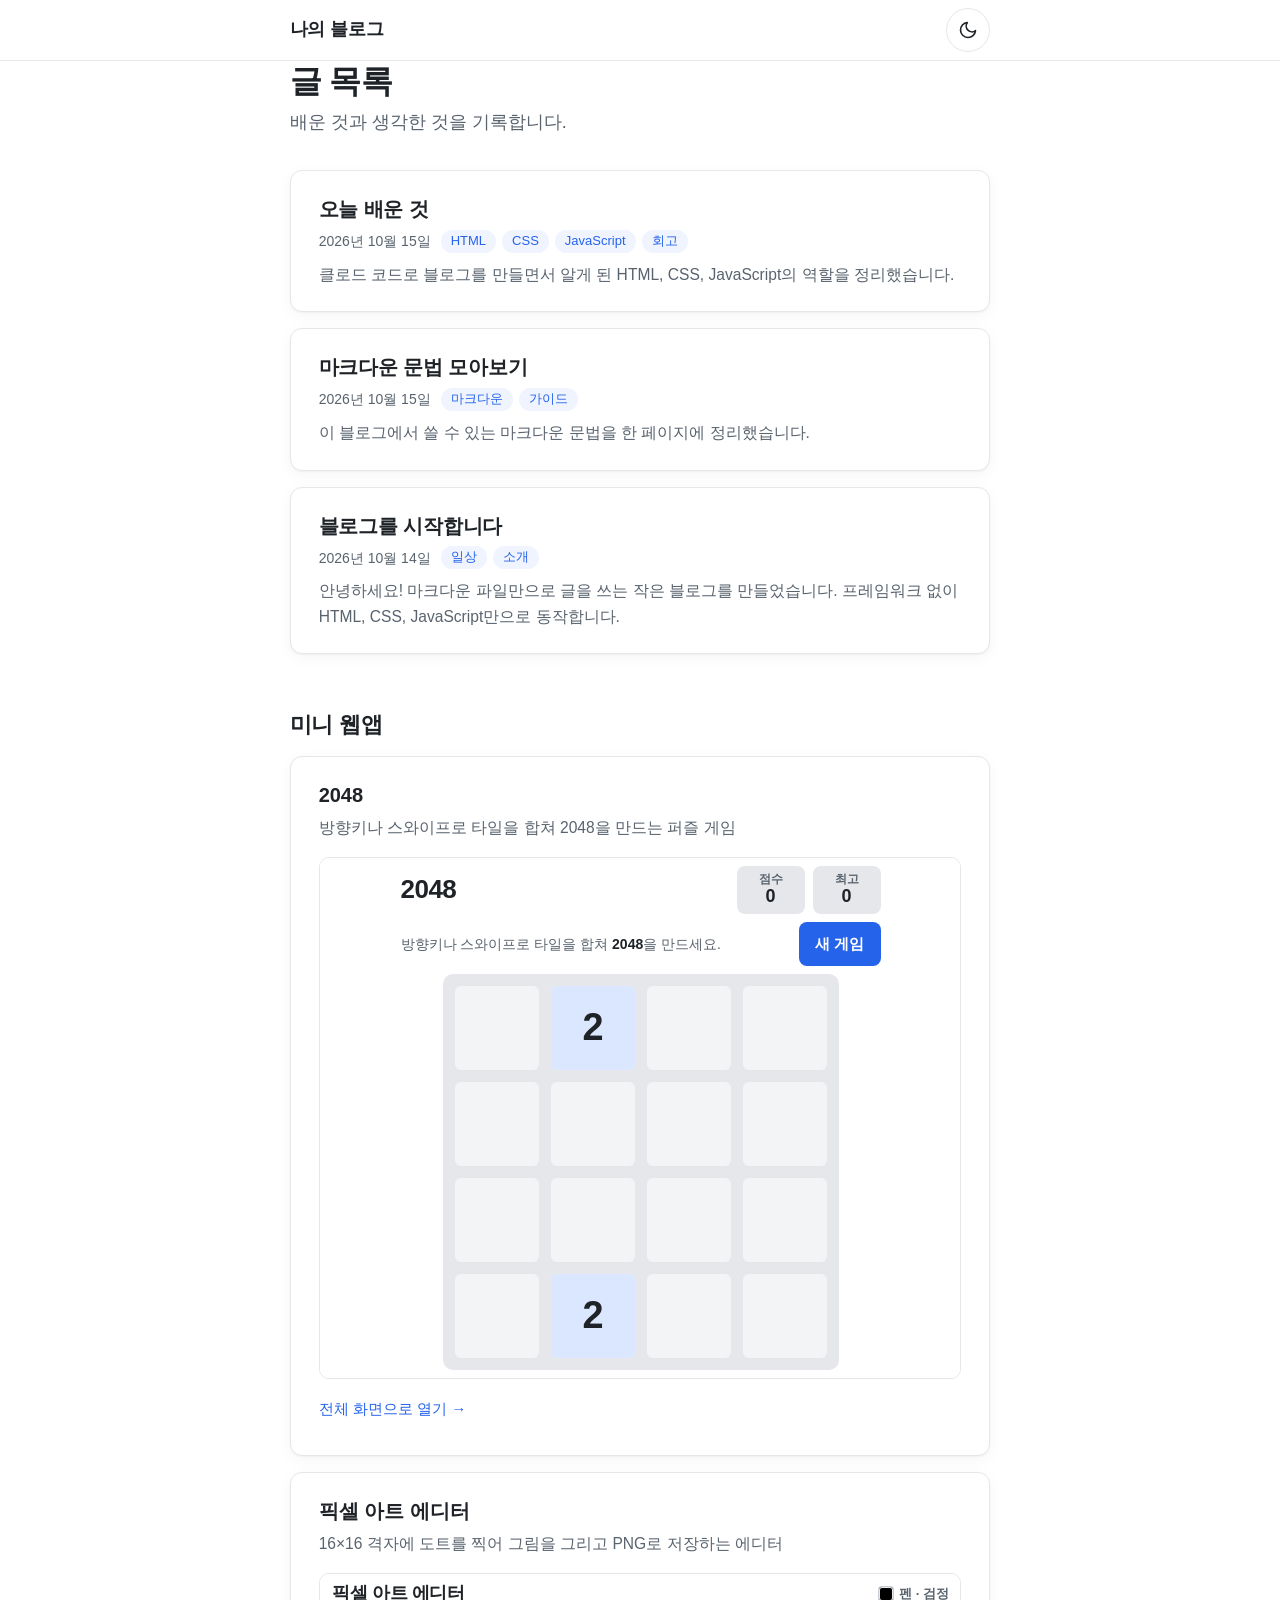
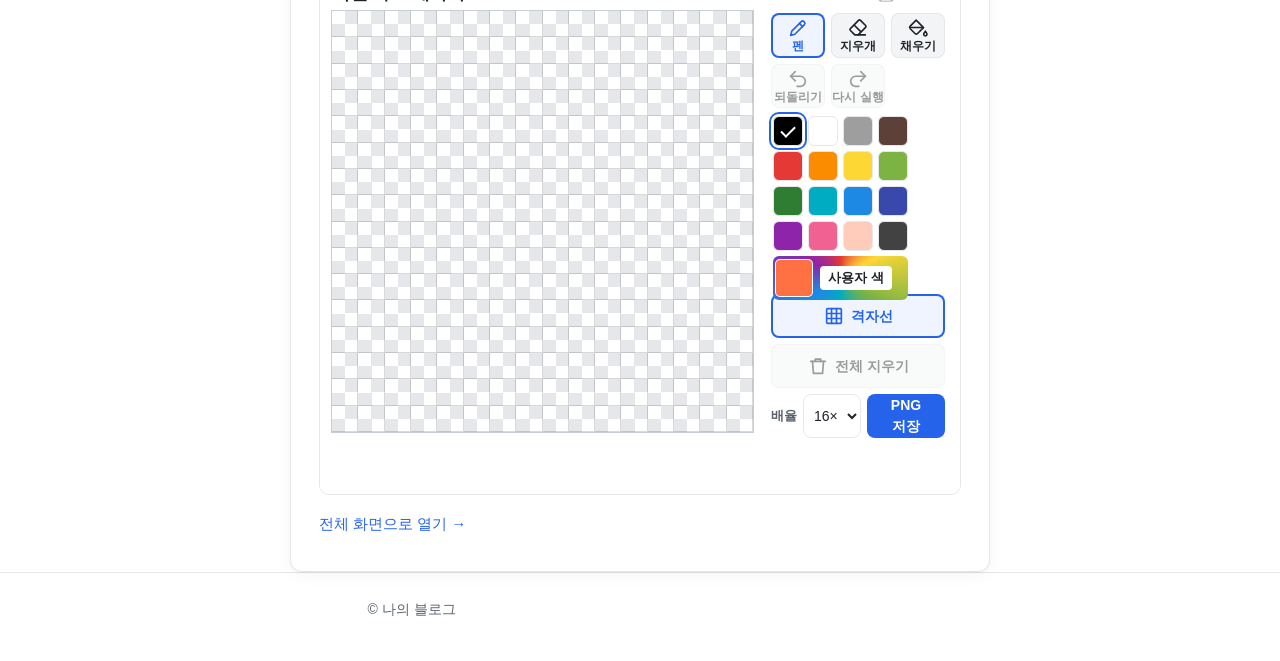
<file: index.html>
<!doctype html>
<html lang="ko">
<head>
  <meta charset="utf-8">
  <meta name="viewport" content="width=device-width, initial-scale=1">
  <title>나의 블로그</title>
  <meta name="description" content="마크다운으로 쓰는 개인 블로그">
  <script>
    // 화면 깜빡임을 막기 위해 CSS보다 먼저 테마를 정한다
    (function () {
      var theme = null;
      try { theme = localStorage.getItem('theme'); } catch (e) {}
      if (theme !== 'light' && theme !== 'dark') {
        theme = window.matchMedia('(prefers-color-scheme: dark)').matches ? 'dark' : 'light';
      }
      document.documentElement.setAttribute('data-theme', theme);
    })();
  </script>
  <link rel="stylesheet" href="css/style.css">
  <script type="module" src="js/main.js"></script>
</head>
<body data-page="list">
  <header class="site-header">
    <div class="container">
      <a class="site-title" href="./">나의 블로그</a>
      <button class="theme-toggle" type="button" aria-label="다크 모드 켜기" aria-pressed="false">
        <svg class="icon-moon" viewBox="0 0 24 24" fill="none" stroke="currentColor" stroke-width="2" stroke-linecap="round" stroke-linejoin="round" aria-hidden="true"><path d="M21 12.79A9 9 0 1 1 11.21 3 7 7 0 0 0 21 12.79z"/></svg>
        <svg class="icon-sun" viewBox="0 0 24 24" fill="none" stroke="currentColor" stroke-width="2" stroke-linecap="round" stroke-linejoin="round" aria-hidden="true"><circle cx="12" cy="12" r="4"/><path d="M12 2v2M12 20v2M4.93 4.93l1.41 1.41M17.66 17.66l1.41 1.41M2 12h2M20 12h2M4.93 19.07l1.41-1.41M17.66 6.34l1.41-1.41"/></svg>
      </button>
    </div>
  </header>

  <main class="container">
    <section class="page-intro">
      <h1>글 목록</h1>
      <p>배운 것과 생각한 것을 기록합니다.</p>
    </section>
    <ul class="post-list" id="post-list"></ul>
    <p class="status-message" id="status" role="status">글을 불러오는 중…</p>

    <section class="apps" aria-labelledby="apps-title">
      <h2 class="section-title" id="apps-title">미니 웹앱</h2>
      <ul class="app-list">
        <li>
          <article class="app-card">
            <h3><a href="apps/2048/">2048</a></h3>
            <p>방향키나 스와이프로 타일을 합쳐 2048을 만드는 퍼즐 게임</p>
            <div class="app-frame">
              <iframe src="apps/2048/" title="2048 게임" loading="lazy"></iframe>
            </div>
            <a class="app-open" href="apps/2048/">전체 화면으로 열기 →</a>
          </article>
        </li>
        <li>
          <article class="app-card">
            <h3><a href="apps/pixel-editor/">픽셀 아트 에디터</a></h3>
            <p>16×16 격자에 도트를 찍어 그림을 그리고 PNG로 저장하는 에디터</p>
            <div class="app-frame">
              <iframe src="apps/pixel-editor/" title="픽셀 아트 에디터" loading="lazy"></iframe>
            </div>
            <a class="app-open" href="apps/pixel-editor/">전체 화면으로 열기 →</a>
          </article>
        </li>
      </ul>
    </section>
  </main>

  <footer class="site-footer">
    <div class="container">© 나의 블로그</div>
  </footer>
</body>
</html>
</file>
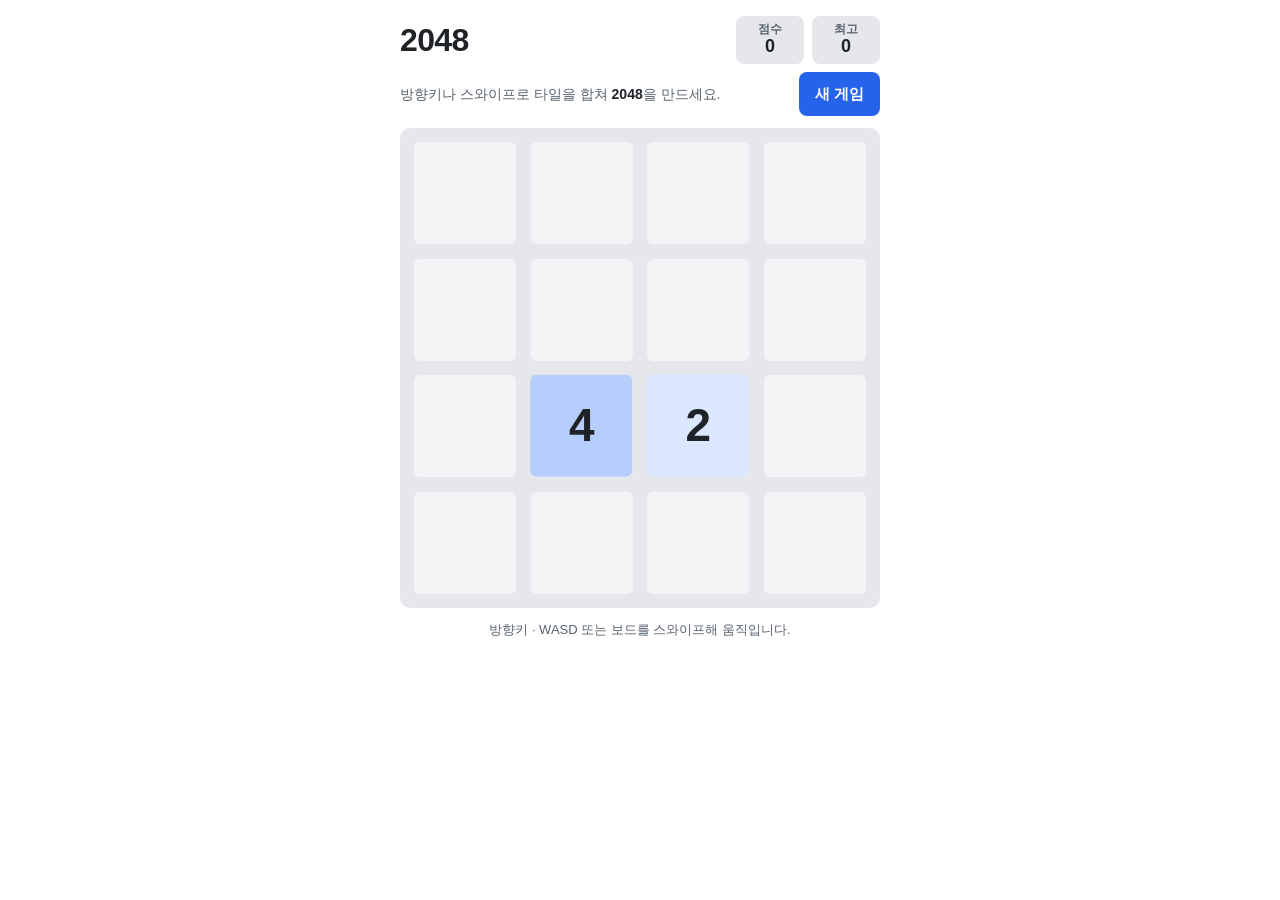
<file: apps/2048/index.html>
<!doctype html>
<html lang="ko">
<head>
  <meta charset="utf-8">
  <meta name="viewport" content="width=device-width, initial-scale=1">
  <title>2048</title>
  <meta name="description" content="방향키나 스와이프로 타일을 합쳐 2048을 만드는 퍼즐 게임">
  <script>
    // 화면 깜빡임을 막기 위해 CSS보다 먼저 테마를 정한다(블로그와 같은 방식)
    (function () {
      var theme = null;
      try { theme = localStorage.getItem('theme'); } catch (e) {}
      if (theme !== 'light' && theme !== 'dark') {
        theme = window.matchMedia('(prefers-color-scheme: dark)').matches ? 'dark' : 'light';
      }
      document.documentElement.setAttribute('data-theme', theme);
    })();
  </script>
  <link rel="stylesheet" href="style.css">
  <script type="module" src="main.js"></script>
</head>
<body>
  <main class="app">
    <header class="top">
      <h1 class="title">2048</h1>
      <div class="scores">
        <div class="score-box">
          <span class="score-label">점수</span>
          <span class="score-value" id="score">0</span>
          <span class="score-pops" id="score-pops" aria-hidden="true"></span>
        </div>
        <div class="score-box">
          <span class="score-label">최고</span>
          <span class="score-value" id="best">0</span>
        </div>
      </div>
    </header>

    <div class="sub">
      <p class="desc">방향키나 스와이프로 타일을 합쳐 <strong>2048</strong>을 만드세요.</p>
      <button type="button" class="btn" id="new-game">새 게임</button>
    </div>

    <div class="board-area">
      <div class="board-wrap">
        <div class="board" id="board" tabindex="0" role="group" aria-label="2048 게임 보드" aria-describedby="board-desc">
          <div class="grid" aria-hidden="true">
            <span class="cell"></span><span class="cell"></span><span class="cell"></span><span class="cell"></span>
            <span class="cell"></span><span class="cell"></span><span class="cell"></span><span class="cell"></span>
            <span class="cell"></span><span class="cell"></span><span class="cell"></span><span class="cell"></span>
            <span class="cell"></span><span class="cell"></span><span class="cell"></span><span class="cell"></span>
          </div>
          <div class="tiles" id="tiles" aria-hidden="true"></div>
        </div>

        <div class="overlay" id="win-overlay" role="dialog" aria-modal="true" aria-labelledby="win-title" hidden>
          <p class="overlay-title" id="win-title">2048 달성!</p>
          <div class="overlay-actions">
            <button type="button" class="btn" id="continue">계속하기</button>
            <button type="button" class="btn btn-secondary" id="win-new-game">새 게임</button>
          </div>
        </div>

        <div class="overlay" id="over-overlay" role="dialog" aria-modal="true" aria-labelledby="over-title" hidden>
          <p class="overlay-title" id="over-title">게임 오버</p>
          <p class="overlay-text">최종 점수 <strong id="final-score">0</strong>점</p>
          <div class="overlay-actions">
            <button type="button" class="btn" id="retry">다시 하기</button>
          </div>
        </div>
      </div>
    </div>

    <p class="hint">방향키 · WASD 또는 보드를 스와이프해 움직입니다.</p>

    <p class="sr-only" id="board-desc"></p>
    <div class="sr-only" id="status" aria-live="polite"></div>
    <div class="sr-only" id="alert" role="alert"></div>
  </main>
</body>
</html>
</file>
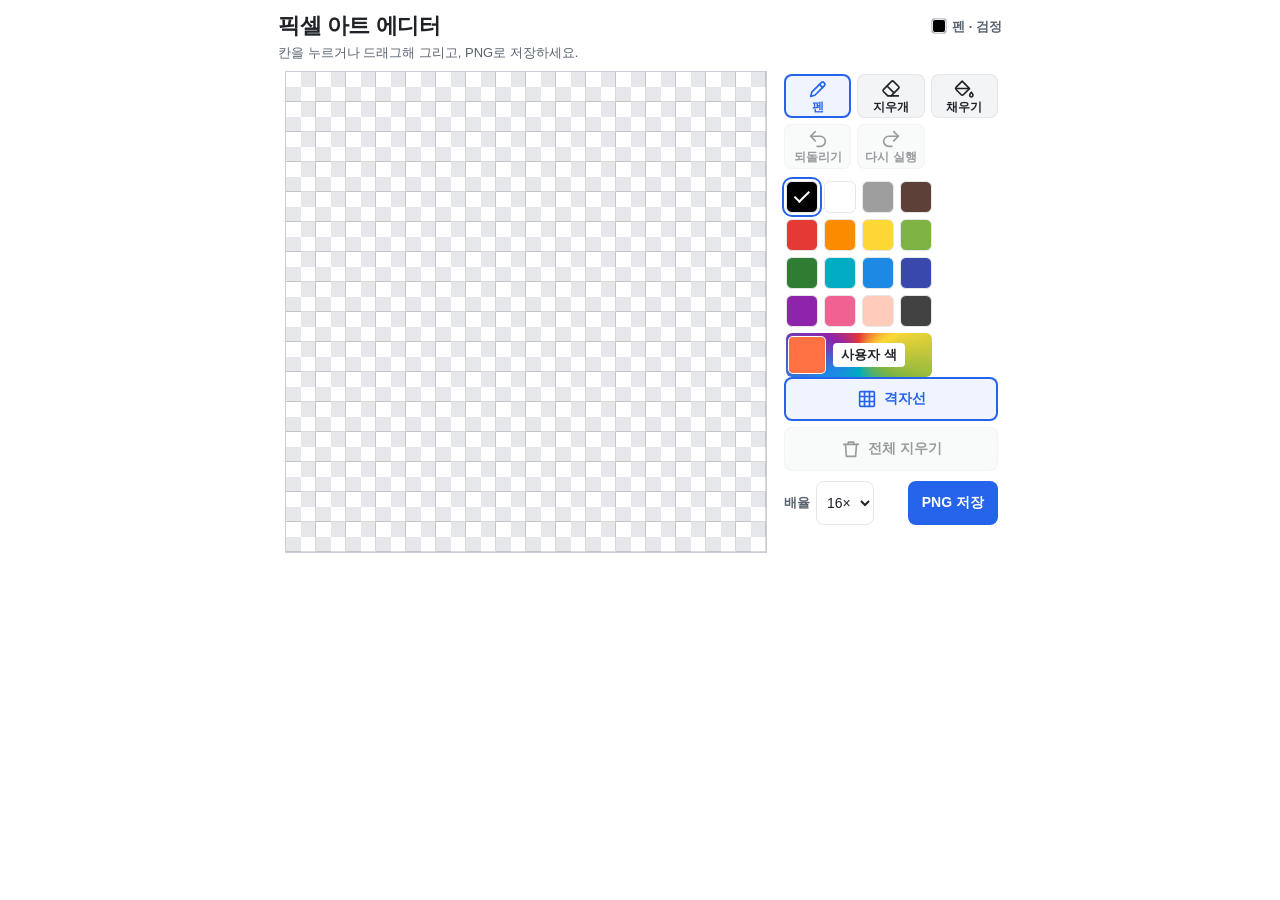
<file: apps/pixel-editor/index.html>
<!doctype html>
<html lang="ko">
<head>
  <meta charset="utf-8">
  <meta name="viewport" content="width=device-width, initial-scale=1">
  <title>픽셀 아트 에디터</title>
  <meta name="description" content="16×16 격자에 도트를 찍어 그리고 PNG로 저장하는 그림판">
  <script>
    // 화면 깜빡임을 막기 위해 CSS보다 먼저 테마를 정한다(블로그와 같은 방식)
    (function () {
      var theme = null;
      try { theme = localStorage.getItem('theme'); } catch (e) {}
      if (theme !== 'light' && theme !== 'dark') {
        theme = window.matchMedia('(prefers-color-scheme: dark)').matches ? 'dark' : 'light';
      }
      document.documentElement.setAttribute('data-theme', theme);
    })();
  </script>
  <link rel="stylesheet" href="style.css">
  <script type="module" src="main.js"></script>
</head>
<body>
  <main class="app">
    <header class="top">
      <h1 class="title">픽셀 아트 에디터</h1>
      <p class="current" id="current">
        <span class="sr-only">현재 상태:</span>
        <span class="current-swatch" id="current-swatch" aria-hidden="true"></span>
        <span id="current-text">펜</span>
      </p>
    </header>
    <p class="desc">칸을 누르거나 드래그해 그리고, PNG로 저장하세요.</p>

    <div class="workspace">
      <div class="board-area">
        <div class="board show-grid" id="board" tabindex="0" role="group" aria-label="16×16 그림판" aria-describedby="board-help"></div>
        <p class="toast" id="toast" aria-hidden="true" hidden></p>
      </div>

      <div class="panel">
        <div class="tools" role="group" aria-label="도구">
          <button type="button" class="btn tool" id="tool-pen" data-tool="pen" aria-pressed="true" aria-label="펜" title="펜 (B)" aria-keyshortcuts="B">
            <svg class="icon" viewBox="0 0 24 24" aria-hidden="true" focusable="false"><path d="M4 20l1.2-4.6L15.6 5a2 2 0 0 1 2.8 0l.6.6a2 2 0 0 1 0 2.8L8.6 18.8 4 20z" /><path d="M13.5 7l3.5 3.5" /></svg>
            <span class="btn-label">펜</span>
          </button>
          <button type="button" class="btn tool" id="tool-eraser" data-tool="eraser" aria-pressed="false" aria-label="지우개" title="지우개 (E)" aria-keyshortcuts="E">
            <svg class="icon" viewBox="0 0 24 24" aria-hidden="true" focusable="false"><path d="M8.5 19.5L3.7 14.7a1.5 1.5 0 0 1 0-2.1l8.9-8.9a1.5 1.5 0 0 1 2.1 0l5.6 5.6a1.5 1.5 0 0 1 0 2.1l-8.2 8.1H8.5z" /><path d="M8 9l7 7" /><path d="M12 19.5h8" /></svg>
            <span class="btn-label">지우개</span>
          </button>
          <button type="button" class="btn tool" id="tool-fill" data-tool="fill" aria-pressed="false" aria-label="채우기" title="채우기 (F)" aria-keyshortcuts="F">
            <svg class="icon" viewBox="0 0 24 24" aria-hidden="true" focusable="false"><path d="M10 3.5l8 8-6.5 6.5a2 2 0 0 1-2.8 0L3.5 12.8a2 2 0 0 1 0-2.8L10 3.5z" /><path d="M3.8 11.5h13.7" /><path d="M20 15.5s1.8 2.2 1.8 3.4a1.8 1.8 0 0 1-3.6 0c0-1.2 1.8-3.4 1.8-3.4z" /></svg>
            <span class="btn-label">채우기</span>
          </button>
          <button type="button" class="btn" id="undo" aria-label="되돌리기" title="되돌리기 (Ctrl+Z)" aria-keyshortcuts="Control+Z Meta+Z" disabled>
            <svg class="icon" viewBox="0 0 24 24" aria-hidden="true" focusable="false"><path d="M9 14L4 9l5-5" /><path d="M4 9h10.5a5.5 5.5 0 0 1 0 11H11" /></svg>
            <span class="btn-label">되돌리기</span>
          </button>
          <button type="button" class="btn" id="redo" aria-label="다시 실행" title="다시 실행 (Ctrl+Shift+Z 또는 Ctrl+Y)" aria-keyshortcuts="Control+Shift+Z Meta+Shift+Z Control+Y" disabled>
            <svg class="icon" viewBox="0 0 24 24" aria-hidden="true" focusable="false"><path d="M15 14l5-5-5-5" /><path d="M20 9H9.5a5.5 5.5 0 0 0 0 11H13" /></svg>
            <span class="btn-label">다시 실행</span>
          </button>
        </div>

        <div class="palette" id="palette" role="group" aria-label="색상 팔레트">
          <label class="swatch custom" id="custom-swatch" title="사용자 색 고르기">
            <span class="custom-color" id="custom-color" aria-hidden="true"></span>
            <input type="color" class="color-input" id="color-input" value="#ff7043" aria-label="사용자 색 고르기, 현재 #ff7043">
            <span class="custom-text" aria-hidden="true">사용자 색</span>
          </label>
        </div>

        <div class="bottom-row">
          <div class="actions">
            <button type="button" class="btn" id="grid-toggle" aria-pressed="true" aria-label="격자선" title="격자선 표시 (G)" aria-keyshortcuts="G">
              <svg class="icon" viewBox="0 0 24 24" aria-hidden="true" focusable="false"><rect x="4" y="4" width="16" height="16" rx="1" /><path d="M9.3 4v16M14.7 4v16M4 9.3h16M4 14.7h16" /></svg>
              <span class="btn-label">격자선</span>
            </button>
            <button type="button" class="btn" id="clear" aria-label="전체 지우기" title="전체 지우기" disabled>
              <svg class="icon" viewBox="0 0 24 24" aria-hidden="true" focusable="false"><path d="M4 7h16" /><path d="M9 7V4.5h6V7" /><path d="M6 7l1 13h10l1-13" /></svg>
              <span class="btn-label">전체 지우기</span>
            </button>
          </div>

          <div class="export">
            <label class="scale-label" for="scale"><span class="scale-text">배율</span></label>
            <select class="scale" id="scale">
              <option value="1">1×</option>
              <option value="8">8×</option>
              <option value="16" selected>16×</option>
              <option value="32">32×</option>
            </select>
            <button type="button" class="btn btn-primary" id="save">PNG 저장</button>
          </div>
        </div>
      </div>
    </div>

    <p class="sr-only" id="board-help">방향키로 칸을 옮기고 Space 또는 Enter로 현재 도구를 적용합니다. Shift와 방향키를 함께 누르면 움직이면서 칠합니다. Home과 End는 행의 처음과 끝으로 이동합니다. 단축키: B 펜, E 지우개, F 채우기, G 격자선, Ctrl+Z 되돌리기, Ctrl+Shift+Z 또는 Ctrl+Y 다시 실행.</p>
    <div class="sr-only" id="status" aria-live="polite"></div>
  </main>
</body>
</html>
</file>
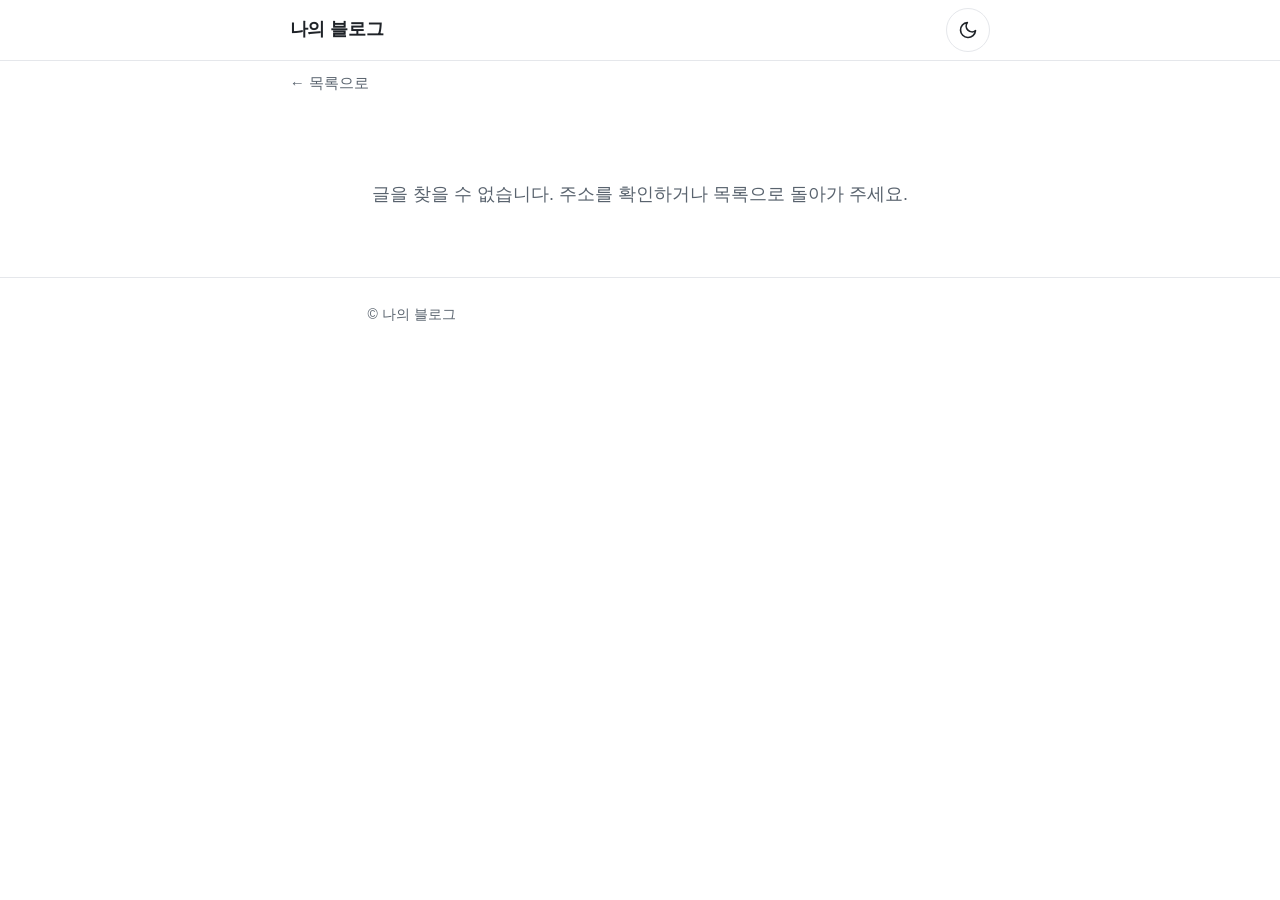
<file: post.html>
<!doctype html>
<html lang="ko">
<head>
  <meta charset="utf-8">
  <meta name="viewport" content="width=device-width, initial-scale=1">
  <title>나의 블로그</title>
  <script>
    // 화면 깜빡임을 막기 위해 CSS보다 먼저 테마를 정한다
    (function () {
      var theme = null;
      try { theme = localStorage.getItem('theme'); } catch (e) {}
      if (theme !== 'light' && theme !== 'dark') {
        theme = window.matchMedia('(prefers-color-scheme: dark)').matches ? 'dark' : 'light';
      }
      document.documentElement.setAttribute('data-theme', theme);
    })();
  </script>
  <link rel="stylesheet" href="css/style.css">
  <script type="module" src="js/main.js"></script>
</head>
<body data-page="post">
  <header class="site-header">
    <div class="container">
      <a class="site-title" href="./">나의 블로그</a>
      <button class="theme-toggle" type="button" aria-label="다크 모드 켜기" aria-pressed="false">
        <svg class="icon-moon" viewBox="0 0 24 24" fill="none" stroke="currentColor" stroke-width="2" stroke-linecap="round" stroke-linejoin="round" aria-hidden="true"><path d="M21 12.79A9 9 0 1 1 11.21 3 7 7 0 0 0 21 12.79z"/></svg>
        <svg class="icon-sun" viewBox="0 0 24 24" fill="none" stroke="currentColor" stroke-width="2" stroke-linecap="round" stroke-linejoin="round" aria-hidden="true"><circle cx="12" cy="12" r="4"/><path d="M12 2v2M12 20v2M4.93 4.93l1.41 1.41M17.66 17.66l1.41 1.41M2 12h2M20 12h2M4.93 19.07l1.41-1.41M17.66 6.34l1.41-1.41"/></svg>
      </button>
    </div>
  </header>

  <main class="container">
    <a class="back-link" href="./">← 목록으로</a>
    <article id="post">
      <header class="post-header" id="post-header" hidden>
        <h1 id="post-title"></h1>
        <div class="post-meta" id="post-meta"></div>
      </header>
      <div class="prose" id="post-body"></div>
    </article>
    <p class="status-message" id="status" role="status">글을 불러오는 중…</p>
  </main>

  <footer class="site-footer">
    <div class="container">© 나의 블로그</div>
  </footer>
</body>
</html>
</file>
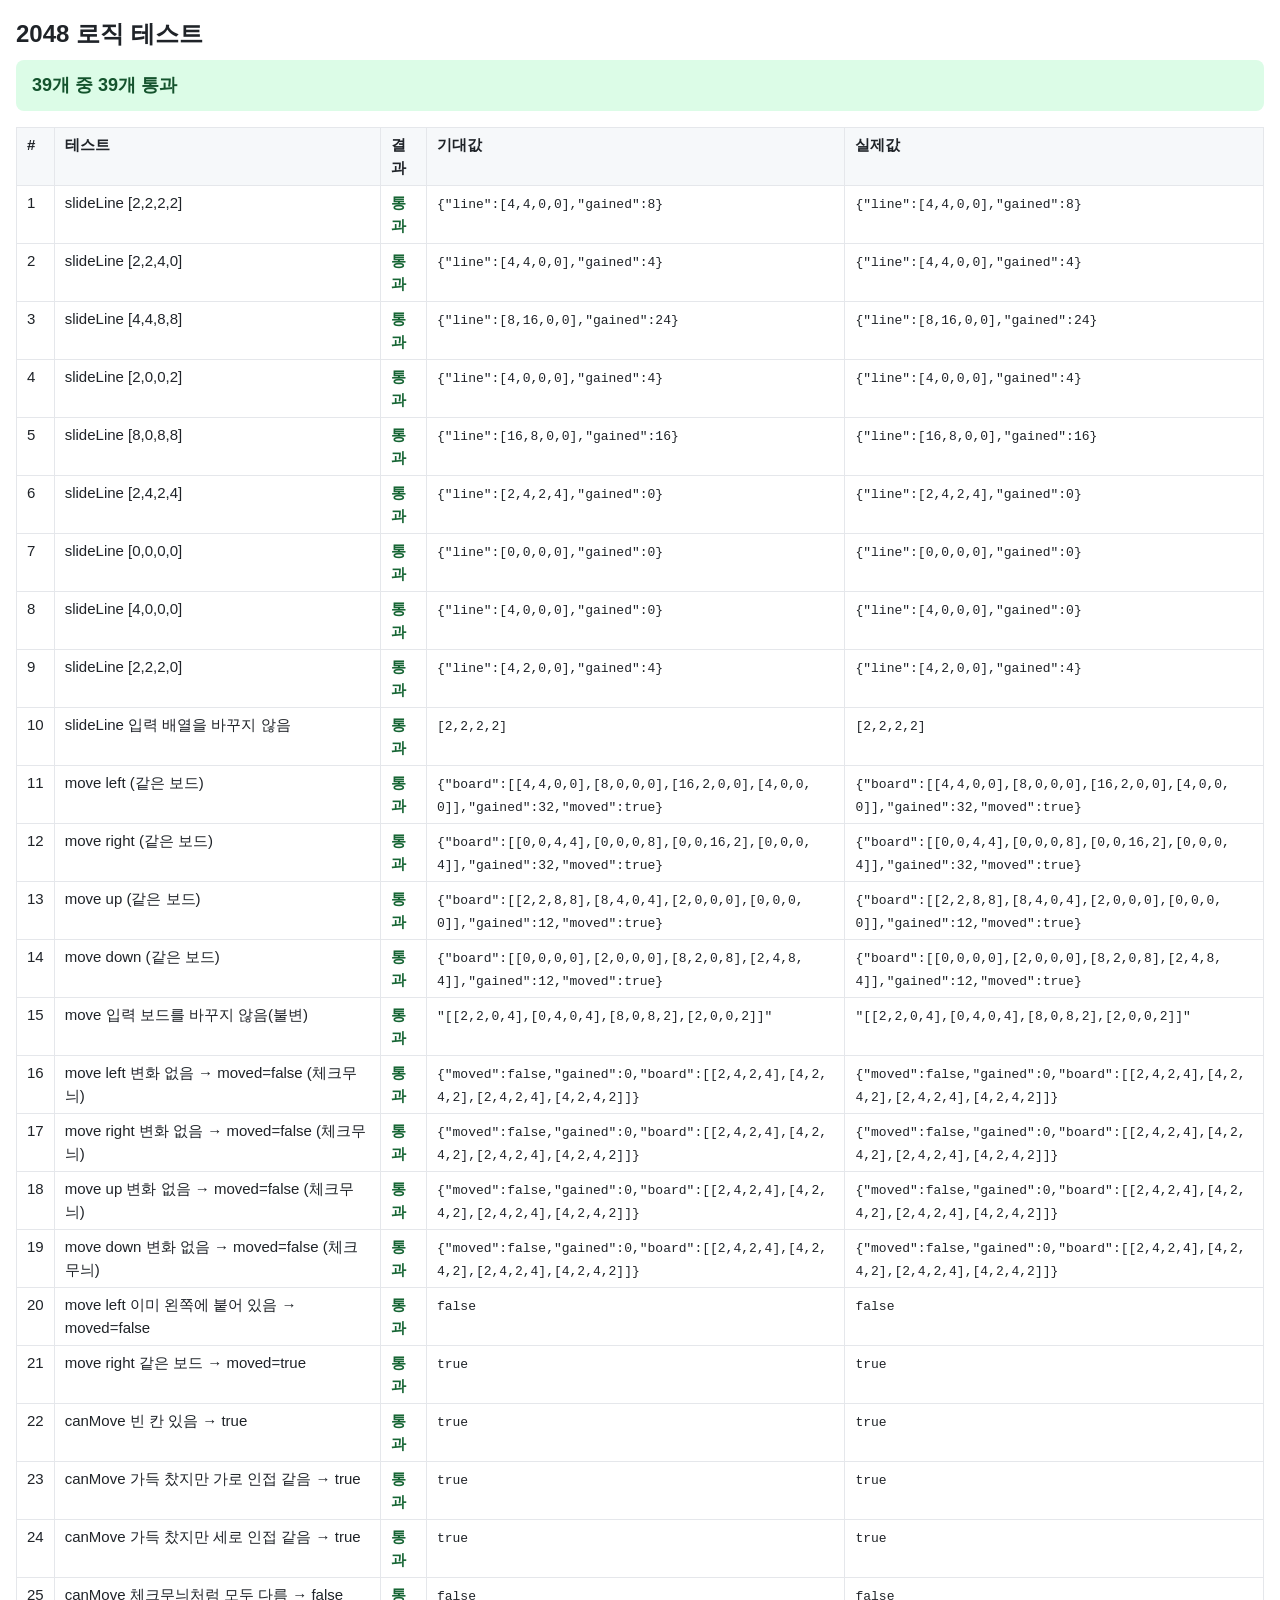
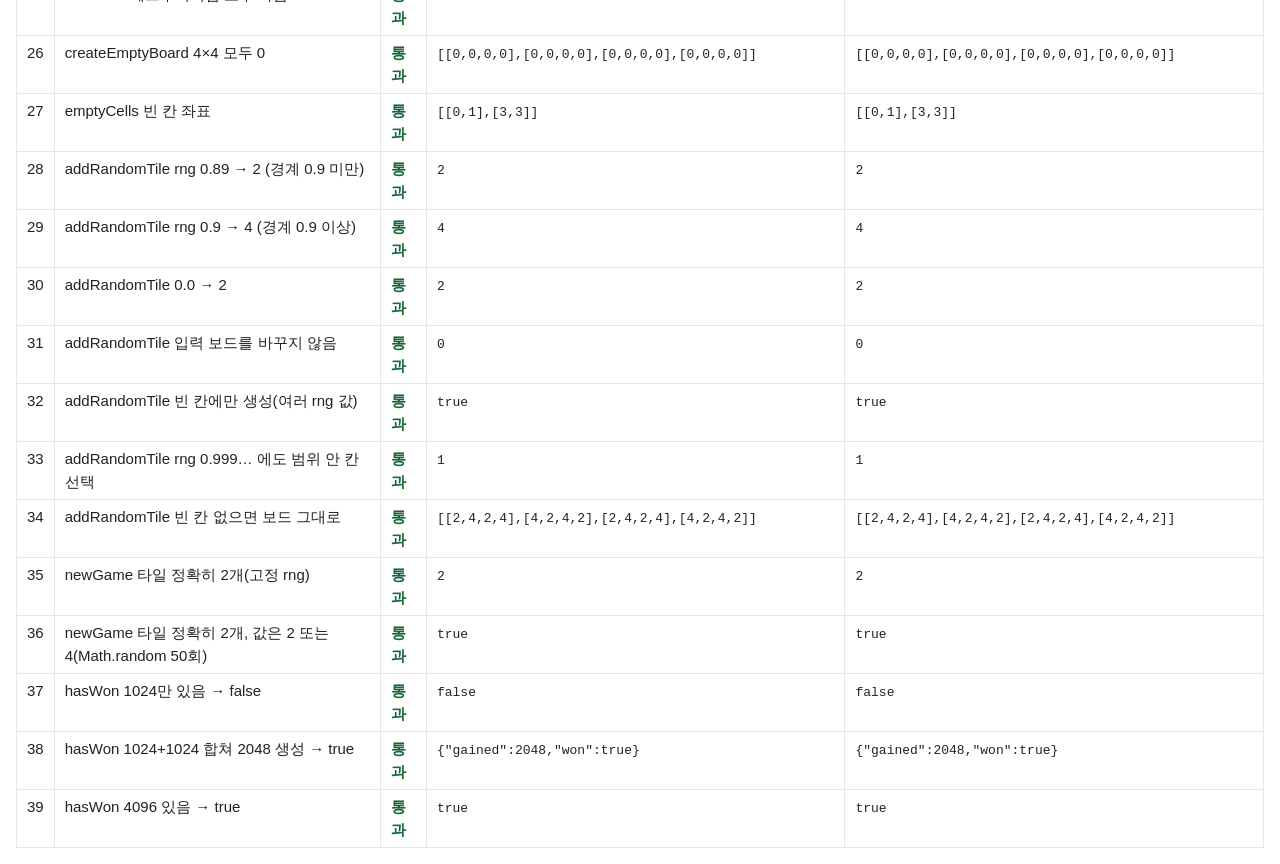
<file: apps/2048/test.html>
<!doctype html>
<html lang="ko">
<head>
  <meta charset="utf-8">
  <meta name="viewport" content="width=device-width, initial-scale=1">
  <title>2048 로직 테스트</title>
  <style>
    body {
      margin: 0;
      padding: 16px;
      background: #ffffff;
      color: #1f2328;
      font-family: -apple-system, BlinkMacSystemFont, 'Apple SD Gothic Neo', 'Malgun Gothic', 'Noto Sans KR', 'Segoe UI', sans-serif;
      font-size: 0.9375rem;
      line-height: 1.5;
    }

    h1 {
      margin: 0 0 8px;
      font-size: 1.5rem;
    }

    .summary {
      margin: 0 0 16px;
      padding: 12px 16px;
      border-radius: 8px;
      font-size: 1.125rem;
      font-weight: 700;
    }

    .summary.pass {
      background: #dcfce7;
      color: #14532d;
    }

    .summary.fail {
      background: #fee2e2;
      color: #7f1d1d;
    }

    .table-wrap {
      overflow-x: auto;
    }

    table {
      width: 100%;
      border-collapse: collapse;
    }

    th,
    td {
      padding: 6px 10px;
      border: 1px solid #e5e7eb;
      text-align: left;
      vertical-align: top;
    }

    th {
      background: #f6f8fa;
    }

    td code {
      font-family: ui-monospace, 'SF Mono', Consolas, monospace;
      font-size: 0.8125rem;
      white-space: pre-wrap;
      word-break: break-all;
    }

    .ok {
      color: #166534;
      font-weight: 700;
    }

    .ng {
      color: #b91c1c;
      font-weight: 700;
    }
  </style>
</head>
<body>
  <h1>2048 로직 테스트</h1>
  <p class="summary" id="summary" role="status">테스트 실행 중…</p>
  <div class="table-wrap">
    <table>
      <thead>
        <tr>
          <th scope="col">#</th>
          <th scope="col">테스트</th>
          <th scope="col">결과</th>
          <th scope="col">기대값</th>
          <th scope="col">실제값</th>
        </tr>
      </thead>
      <tbody id="results"></tbody>
    </table>
  </div>

  <script type="module">
    import {
      createEmptyBoard,
      slideLine,
      move,
      canMove,
      hasWon,
      emptyCells,
      addRandomTile,
      newGame
    } from './game.js';

    const results = [];

    // 값 비교용 문자열(배열·객체를 JSON으로)
    function show(value) {
      return JSON.stringify(value);
    }

    function check(name, expected, actual) {
      results.push({ name, expected: show(expected), actual: show(actual), pass: show(expected) === show(actual) });
    }

    function checkRun(name, expected, fn) {
      try {
        check(name, expected, fn());
      } catch (e) {
        results.push({ name, expected: show(expected), actual: '오류: ' + e.message, pass: false });
      }
    }

    // 정해진 값들을 차례로 돌려주는 rng
    function seq(values) {
      let i = 0;
      return () => values[i++ % values.length];
    }

    function countTiles(board) {
      return board.flat().filter((v) => v !== 0).length;
    }

    // ===== slideLine =====
    const lineCases = [
      [[2, 2, 2, 2], [4, 4, 0, 0], 8],
      [[2, 2, 4, 0], [4, 4, 0, 0], 4],
      [[4, 4, 8, 8], [8, 16, 0, 0], 24],
      [[2, 0, 0, 2], [4, 0, 0, 0], 4],
      [[8, 0, 8, 8], [16, 8, 0, 0], 16],
      [[2, 4, 2, 4], [2, 4, 2, 4], 0],
      [[0, 0, 0, 0], [0, 0, 0, 0], 0],
      [[4, 0, 0, 0], [4, 0, 0, 0], 0],
      [[2, 2, 2, 0], [4, 2, 0, 0], 4]
    ];
    for (const [input, line, gained] of lineCases) {
      checkRun('slideLine ' + show(input), { line, gained }, () => slideLine(input));
    }

    checkRun('slideLine 입력 배열을 바꾸지 않음', [2, 2, 2, 2], () => {
      const input = [2, 2, 2, 2];
      slideLine(input);
      return input;
    });

    // ===== move =====
    const sample = [
      [2, 2, 0, 4],
      [0, 4, 0, 4],
      [8, 0, 8, 2],
      [2, 0, 0, 2]
    ];
    const moveCases = {
      left: {
        board: [[4, 4, 0, 0], [8, 0, 0, 0], [16, 2, 0, 0], [4, 0, 0, 0]],
        gained: 32,
        moved: true
      },
      right: {
        board: [[0, 0, 4, 4], [0, 0, 0, 8], [0, 0, 16, 2], [0, 0, 0, 4]],
        gained: 32,
        moved: true
      },
      up: {
        board: [[2, 2, 8, 8], [8, 4, 0, 4], [2, 0, 0, 0], [0, 0, 0, 0]],
        gained: 12,
        moved: true
      },
      down: {
        board: [[0, 0, 0, 0], [2, 0, 0, 0], [8, 2, 0, 8], [2, 4, 8, 4]],
        gained: 12,
        moved: true
      }
    };
    for (const dir of Object.keys(moveCases)) {
      checkRun('move ' + dir + ' (같은 보드)', moveCases[dir], () => {
        const r = move(sample, dir);
        return { board: r.board, gained: r.gained, moved: r.moved };
      });
    }

    checkRun('move 입력 보드를 바꾸지 않음(불변)', show(sample), () => {
      const copy = sample.map((row) => row.slice());
      move(copy, 'left');
      move(copy, 'down');
      return show(copy);
    });

    const stuck = [
      [2, 4, 2, 4],
      [4, 2, 4, 2],
      [2, 4, 2, 4],
      [4, 2, 4, 2]
    ];
    for (const dir of ['left', 'right', 'up', 'down']) {
      checkRun('move ' + dir + ' 변화 없음 → moved=false (체크무늬)', { moved: false, gained: 0, board: stuck }, () => {
        const r = move(stuck, dir);
        return { moved: r.moved, gained: r.gained, board: r.board };
      });
    }

    const leftPacked = [
      [2, 0, 0, 0],
      [4, 8, 0, 0],
      [0, 0, 0, 0],
      [16, 0, 0, 0]
    ];
    checkRun('move left 이미 왼쪽에 붙어 있음 → moved=false', false, () => move(leftPacked, 'left').moved);
    checkRun('move right 같은 보드 → moved=true', true, () => move(leftPacked, 'right').moved);

    // ===== canMove =====
    checkRun('canMove 빈 칸 있음 → true', true, () => canMove([
      [2, 4, 2, 4],
      [4, 2, 4, 2],
      [2, 4, 0, 4],
      [4, 2, 4, 2]
    ]));
    checkRun('canMove 가득 찼지만 가로 인접 같음 → true', true, () => canMove([
      [2, 4, 2, 4],
      [4, 2, 4, 2],
      [2, 4, 4, 8],
      [4, 2, 8, 2]
    ]));
    checkRun('canMove 가득 찼지만 세로 인접 같음 → true', true, () => canMove([
      [2, 4, 2, 4],
      [4, 2, 4, 2],
      [2, 4, 2, 8],
      [4, 2, 4, 8]
    ]));
    checkRun('canMove 체크무늬처럼 모두 다름 → false', false, () => canMove(stuck));

    // ===== emptyCells / createEmptyBoard =====
    checkRun('createEmptyBoard 4×4 모두 0', [[0, 0, 0, 0], [0, 0, 0, 0], [0, 0, 0, 0], [0, 0, 0, 0]], () => createEmptyBoard());
    checkRun('emptyCells 빈 칸 좌표', [[0, 1], [3, 3]], () => emptyCells([
      [2, 0, 2, 4],
      [4, 2, 4, 2],
      [2, 4, 2, 4],
      [4, 2, 4, 0]
    ]));

    // ===== addRandomTile =====
    const oneEmpty = [
      [2, 4, 2, 4],
      [4, 2, 0, 2],
      [2, 4, 2, 4],
      [4, 2, 4, 2]
    ];
    checkRun('addRandomTile rng 0.89 → 2 (경계 0.9 미만)', 2, () => addRandomTile(oneEmpty, seq([0, 0.89]))[1][2]);
    checkRun('addRandomTile rng 0.9 → 4 (경계 0.9 이상)', 4, () => addRandomTile(oneEmpty, seq([0, 0.9]))[1][2]);
    checkRun('addRandomTile 0.0 → 2', 2, () => addRandomTile(oneEmpty, seq([0.5, 0]))[1][2]);
    checkRun('addRandomTile 입력 보드를 바꾸지 않음', 0, () => {
      addRandomTile(oneEmpty, seq([0, 0.5]));
      return oneEmpty[1][2];
    });

    checkRun('addRandomTile 빈 칸에만 생성(여러 rng 값)', true, () => {
      const base = [
        [2, 0, 4, 0],
        [0, 8, 0, 16],
        [32, 0, 64, 0],
        [0, 128, 0, 256]
      ];
      for (let i = 0; i < 100; i++) {
        const pos = i / 100;
        const next = addRandomTile(base, seq([pos, (i % 10) / 10]));
        let added = 0;
        for (let r = 0; r < 4; r++) {
          for (let c = 0; c < 4; c++) {
            if (base[r][c] !== 0 && next[r][c] !== base[r][c]) {
              return false; // 기존 타일이 바뀜
            }
            if (base[r][c] === 0 && next[r][c] !== 0) {
              if (next[r][c] !== 2 && next[r][c] !== 4) {
                return false;
              }
              added += 1;
            }
          }
        }
        if (added !== 1) {
          return false;
        }
      }
      return true;
    });

    checkRun('addRandomTile rng 0.999… 에도 범위 안 칸 선택', 1, () => {
      const next = addRandomTile(oneEmpty, seq([0.9999999, 0.1]));
      return countTiles(next) - countTiles(oneEmpty);
    });

    checkRun('addRandomTile 빈 칸 없으면 보드 그대로', stuck, () => addRandomTile(stuck, seq([0.3, 0.3])));

    // ===== newGame =====
    checkRun('newGame 타일 정확히 2개(고정 rng)', 2, () => countTiles(newGame(seq([0.1, 0.2, 0.7, 0.95]))));
    checkRun('newGame 타일 정확히 2개, 값은 2 또는 4(Math.random 50회)', true, () => {
      for (let i = 0; i < 50; i++) {
        const board = newGame();
        const tiles = board.flat().filter((v) => v !== 0);
        if (tiles.length !== 2 || tiles.some((v) => v !== 2 && v !== 4)) {
          return false;
        }
      }
      return true;
    });

    // ===== 승리 =====
    checkRun('hasWon 1024만 있음 → false', false, () => hasWon([
      [1024, 0, 0, 0],
      [0, 0, 0, 0],
      [0, 0, 0, 0],
      [0, 0, 0, 2]
    ]));
    checkRun('hasWon 1024+1024 합쳐 2048 생성 → true', { gained: 2048, won: true }, () => {
      const r = move([
        [1024, 1024, 0, 0],
        [0, 0, 0, 0],
        [0, 0, 0, 0],
        [0, 0, 0, 0]
      ], 'left');
      return { gained: r.gained, won: hasWon(r.board) };
    });
    checkRun('hasWon 4096 있음 → true', true, () => hasWon([
      [4096, 0, 0, 0],
      [0, 0, 0, 0],
      [0, 0, 0, 0],
      [0, 0, 0, 0]
    ]));

    // ===== 결과 표시 =====
    const tbody = document.getElementById('results');
    results.forEach((t, i) => {
      const tr = document.createElement('tr');
      const cells = [
        String(i + 1),
        t.name,
        t.pass ? '통과' : '실패',
        t.expected,
        t.actual
      ];
      cells.forEach((text, k) => {
        const td = document.createElement('td');
        if (k === 2) {
          td.className = t.pass ? 'ok' : 'ng';
          td.textContent = text;
        } else if (k >= 3) {
          const code = document.createElement('code');
          code.textContent = text;
          td.appendChild(code);
        } else {
          td.textContent = text;
        }
        tr.appendChild(td);
      });
      tbody.appendChild(tr);
    });

    const passed = results.filter((t) => t.pass).length;
    const summary = document.getElementById('summary');
    summary.textContent = results.length + '개 중 ' + passed + '개 통과';
    summary.classList.add(passed === results.length ? 'pass' : 'fail');
  </script>
</body>
</html>
</file>
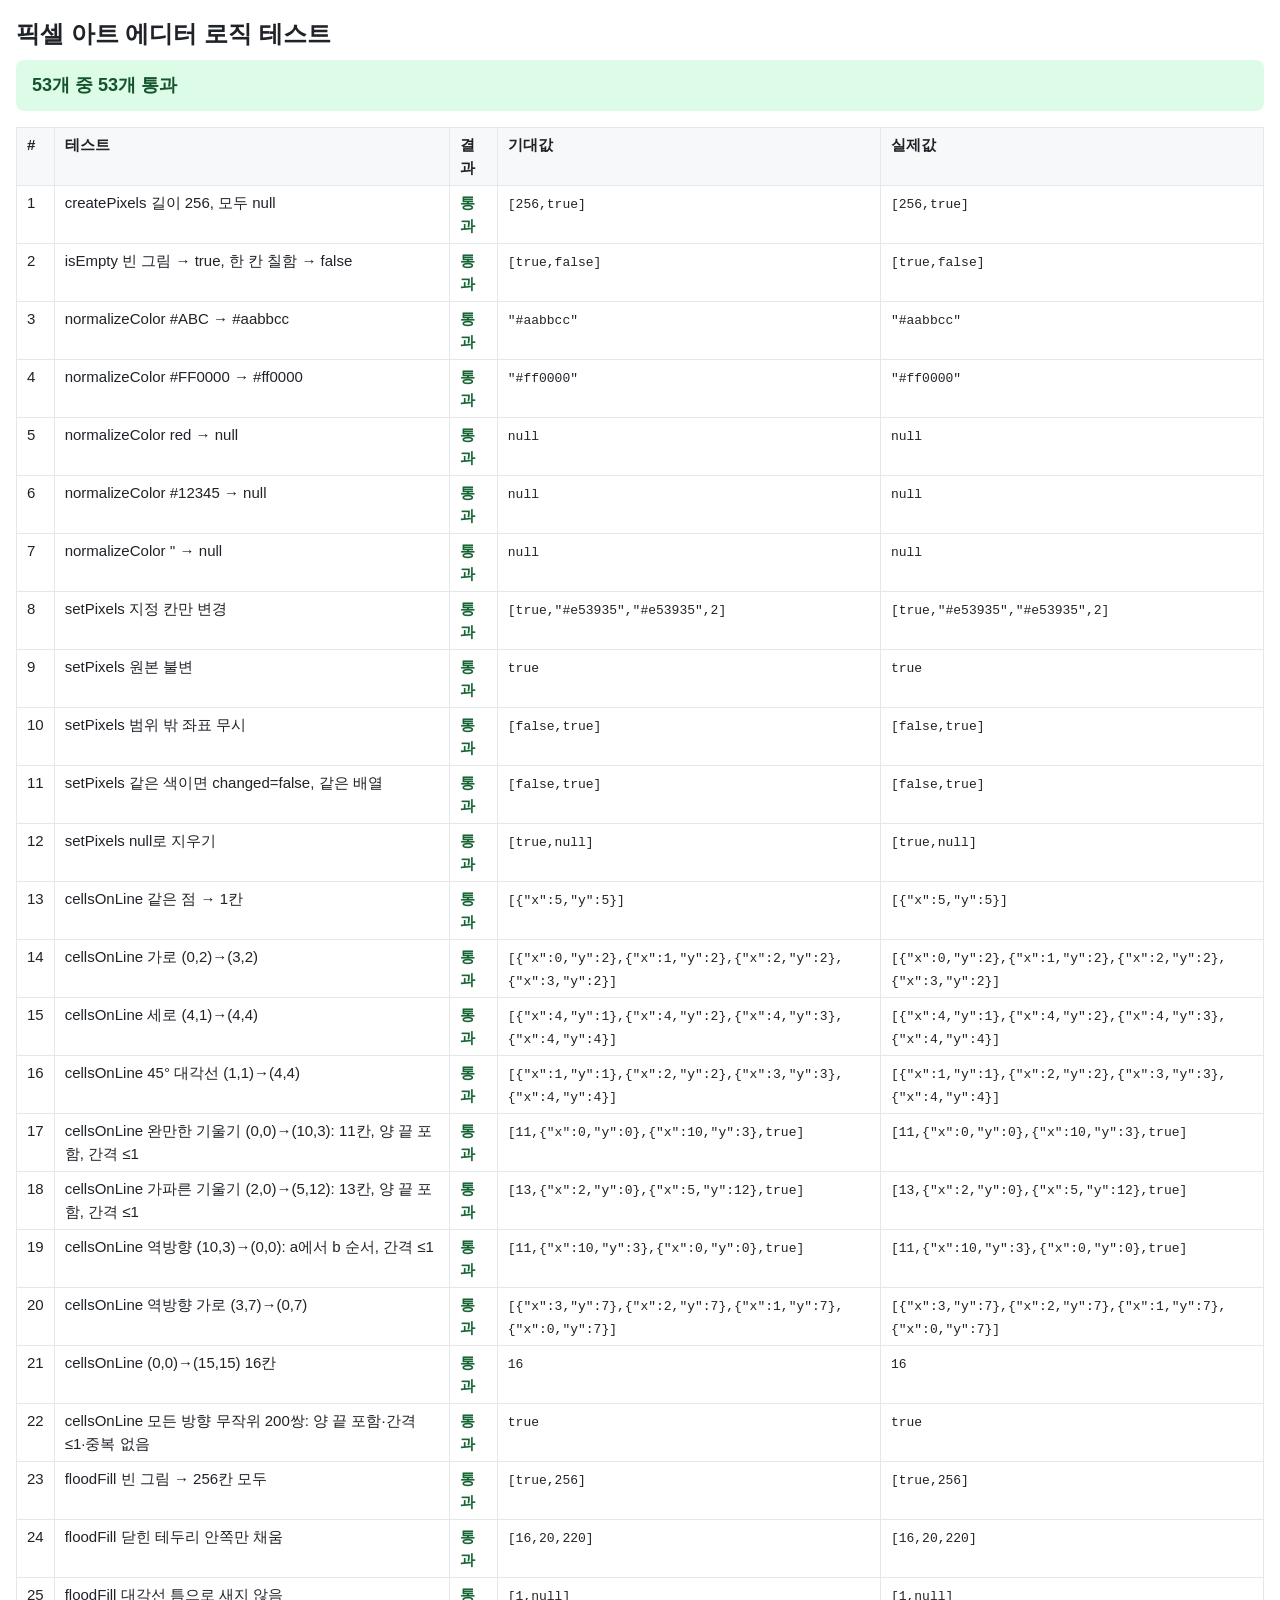
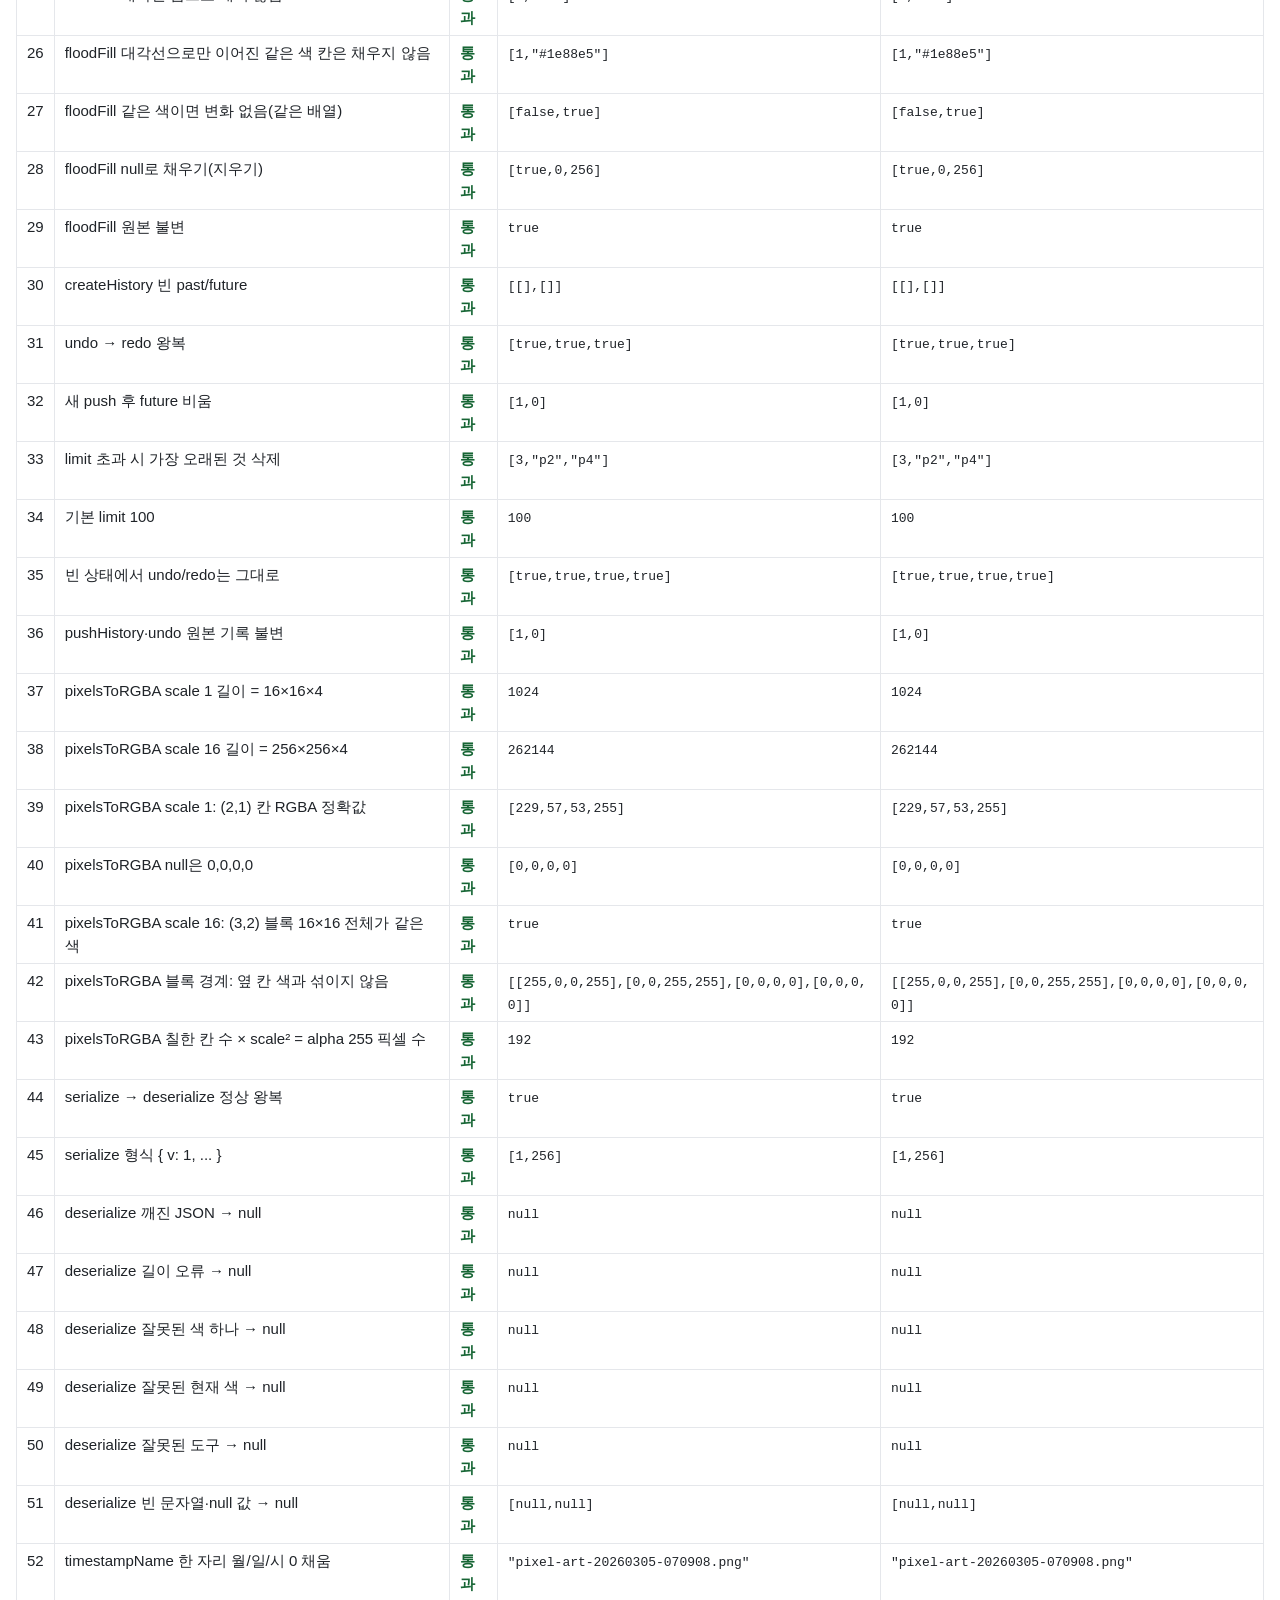
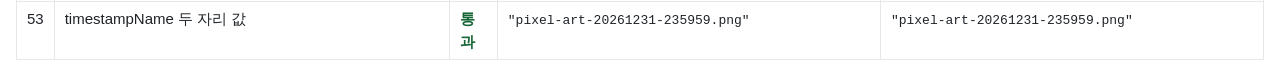
<file: apps/pixel-editor/test.html>
<!doctype html>
<html lang="ko">
<head>
  <meta charset="utf-8">
  <meta name="viewport" content="width=device-width, initial-scale=1">
  <title>픽셀 아트 에디터 로직 테스트</title>
  <style>
    body {
      margin: 0;
      padding: 16px;
      background: #ffffff;
      color: #1f2328;
      font-family: -apple-system, BlinkMacSystemFont, 'Apple SD Gothic Neo', 'Malgun Gothic', 'Noto Sans KR', 'Segoe UI', sans-serif;
      font-size: 0.9375rem;
      line-height: 1.5;
    }

    h1 {
      margin: 0 0 8px;
      font-size: 1.5rem;
    }

    .summary {
      margin: 0 0 16px;
      padding: 12px 16px;
      border-radius: 8px;
      font-size: 1.125rem;
      font-weight: 700;
    }

    .summary.pass {
      background: #dcfce7;
      color: #14532d;
    }

    .summary.fail {
      background: #fee2e2;
      color: #7f1d1d;
    }

    .table-wrap {
      overflow-x: auto;
    }

    table {
      width: 100%;
      border-collapse: collapse;
    }

    th,
    td {
      padding: 6px 10px;
      border: 1px solid #e5e7eb;
      text-align: left;
      vertical-align: top;
    }

    th {
      background: #f6f8fa;
    }

    td code {
      font-family: ui-monospace, 'SF Mono', Consolas, monospace;
      font-size: 0.8125rem;
      white-space: pre-wrap;
      word-break: break-all;
    }

    .ok {
      color: #166534;
      font-weight: 700;
    }

    .ng {
      color: #b91c1c;
      font-weight: 700;
    }
  </style>
</head>
<body>
  <h1>픽셀 아트 에디터 로직 테스트</h1>
  <p class="summary" id="summary" role="status">테스트 실행 중…</p>
  <div class="table-wrap">
    <table>
      <thead>
        <tr>
          <th scope="col">#</th>
          <th scope="col">테스트</th>
          <th scope="col">결과</th>
          <th scope="col">기대값</th>
          <th scope="col">실제값</th>
        </tr>
      </thead>
      <tbody id="results"></tbody>
    </table>
  </div>

  <script type="module">
    import {
      SIZE,
      createPixels,
      normalizeColor,
      setPixels,
      cellsOnLine,
      floodFill,
      isEmpty,
      createHistory,
      pushHistory,
      undo,
      redo,
      pixelsToRGBA,
      serialize,
      deserialize,
      timestampName
    } from './editor.js';

    const results = [];

    // 값 비교용 문자열(배열·객체를 JSON으로)
    function show(value) {
      if (value instanceof Uint8ClampedArray) {
        return JSON.stringify(Array.from(value));
      }
      return JSON.stringify(value);
    }

    function check(name, expected, actual) {
      results.push({ name, expected: show(expected), actual: show(actual), pass: show(expected) === show(actual) });
    }

    // 예외가 나도 실패로 기록
    function checkRun(name, expected, fn) {
      try {
        check(name, expected, fn());
      } catch (e) {
        results.push({ name, expected: show(expected), actual: '오류: ' + e.message, pass: false });
      }
    }

    const idx = (x, y) => y * SIZE + x;
    const RED = '#e53935';
    const BLUE = '#1e88e5';

    // 연속한 두 칸의 x·y 차이가 모두 1 이하인지
    function isConnected(cells) {
      for (let i = 1; i < cells.length; i++) {
        if (Math.abs(cells[i].x - cells[i - 1].x) > 1 || Math.abs(cells[i].y - cells[i - 1].y) > 1) {
          return false;
        }
      }
      return true;
    }

    function countColor(pixels, color) {
      return pixels.filter((v) => v === color).length;
    }

    // 테두리(사각형 외곽)를 color로 그린 그림
    function boxOutline(x0, y0, x1, y1, color) {
      const cells = [];
      for (let x = x0; x <= x1; x++) {
        cells.push({ x, y: y0 }, { x, y: y1 });
      }
      for (let y = y0; y <= y1; y++) {
        cells.push({ x: x0, y }, { x: x1, y });
      }
      return setPixels(createPixels(), cells, color).pixels;
    }

    // ===== createPixels / isEmpty =====
    checkRun('createPixels 길이 256, 모두 null', [256, true], () => {
      const p = createPixels();
      return [p.length, p.every((v) => v === null)];
    });
    checkRun('isEmpty 빈 그림 → true, 한 칸 칠함 → false', [true, false], () => {
      const p = createPixels();
      return [isEmpty(p), isEmpty(setPixels(p, [{ x: 3, y: 3 }], RED).pixels)];
    });

    // ===== normalizeColor =====
    check('normalizeColor #ABC → #aabbcc', '#aabbcc', normalizeColor('#ABC'));
    check('normalizeColor #FF0000 → #ff0000', '#ff0000', normalizeColor('#FF0000'));
    check('normalizeColor red → null', null, normalizeColor('red'));
    check('normalizeColor #12345 → null', null, normalizeColor('#12345'));
    check("normalizeColor '' → null", null, normalizeColor(''));

    // ===== setPixels =====
    checkRun('setPixels 지정 칸만 변경', [true, RED, RED, 2], () => {
      const r = setPixels(createPixels(), [{ x: 1, y: 0 }, { x: 15, y: 15 }], RED);
      return [r.changed, r.pixels[idx(1, 0)], r.pixels[idx(15, 15)], countColor(r.pixels, RED)];
    });
    checkRun('setPixels 원본 불변', true, () => {
      const p = createPixels();
      const copy = p.slice();
      setPixels(p, [{ x: 2, y: 2 }], RED);
      return show(p) === show(copy);
    });
    checkRun('setPixels 범위 밖 좌표 무시', [false, true], () => {
      const p = createPixels();
      const r = setPixels(p, [{ x: -1, y: 0 }, { x: 16, y: 3 }, { x: 0, y: 16 }], RED);
      return [r.changed, isEmpty(r.pixels)];
    });
    checkRun('setPixels 같은 색이면 changed=false, 같은 배열', [false, true], () => {
      const p = setPixels(createPixels(), [{ x: 4, y: 4 }], RED).pixels;
      const r = setPixels(p, [{ x: 4, y: 4 }], RED);
      return [r.changed, r.pixels === p];
    });
    checkRun('setPixels null로 지우기', [true, null], () => {
      const p = setPixels(createPixels(), [{ x: 4, y: 4 }], RED).pixels;
      const r = setPixels(p, [{ x: 4, y: 4 }], null);
      return [r.changed, r.pixels[idx(4, 4)]];
    });

    // ===== cellsOnLine =====
    check('cellsOnLine 같은 점 → 1칸', [{ x: 5, y: 5 }], cellsOnLine({ x: 5, y: 5 }, { x: 5, y: 5 }));
    check('cellsOnLine 가로 (0,2)→(3,2)', [{ x: 0, y: 2 }, { x: 1, y: 2 }, { x: 2, y: 2 }, { x: 3, y: 2 }], cellsOnLine({ x: 0, y: 2 }, { x: 3, y: 2 }));
    check('cellsOnLine 세로 (4,1)→(4,4)', [{ x: 4, y: 1 }, { x: 4, y: 2 }, { x: 4, y: 3 }, { x: 4, y: 4 }], cellsOnLine({ x: 4, y: 1 }, { x: 4, y: 4 }));
    check('cellsOnLine 45° 대각선 (1,1)→(4,4)', [{ x: 1, y: 1 }, { x: 2, y: 2 }, { x: 3, y: 3 }, { x: 4, y: 4 }], cellsOnLine({ x: 1, y: 1 }, { x: 4, y: 4 }));
    checkRun('cellsOnLine 완만한 기울기 (0,0)→(10,3): 11칸, 양 끝 포함, 간격 ≤1', [11, { x: 0, y: 0 }, { x: 10, y: 3 }, true], () => {
      const c = cellsOnLine({ x: 0, y: 0 }, { x: 10, y: 3 });
      return [c.length, c[0], c[c.length - 1], isConnected(c)];
    });
    checkRun('cellsOnLine 가파른 기울기 (2,0)→(5,12): 13칸, 양 끝 포함, 간격 ≤1', [13, { x: 2, y: 0 }, { x: 5, y: 12 }, true], () => {
      const c = cellsOnLine({ x: 2, y: 0 }, { x: 5, y: 12 });
      return [c.length, c[0], c[c.length - 1], isConnected(c)];
    });
    checkRun('cellsOnLine 역방향 (10,3)→(0,0): a에서 b 순서, 간격 ≤1', [11, { x: 10, y: 3 }, { x: 0, y: 0 }, true], () => {
      const c = cellsOnLine({ x: 10, y: 3 }, { x: 0, y: 0 });
      return [c.length, c[0], c[c.length - 1], isConnected(c)];
    });
    checkRun('cellsOnLine 역방향 가로 (3,7)→(0,7)', [{ x: 3, y: 7 }, { x: 2, y: 7 }, { x: 1, y: 7 }, { x: 0, y: 7 }], () => cellsOnLine({ x: 3, y: 7 }, { x: 0, y: 7 }));
    checkRun('cellsOnLine (0,0)→(15,15) 16칸', 16, () => cellsOnLine({ x: 0, y: 0 }, { x: 15, y: 15 }).length);
    checkRun('cellsOnLine 모든 방향 무작위 200쌍: 양 끝 포함·간격 ≤1·중복 없음', true, () => {
      let seed = 7;
      const rand = () => {
        seed = (seed * 1103515245 + 12345) % 2147483648;
        return seed % SIZE;
      };
      for (let k = 0; k < 200; k++) {
        const a = { x: rand(), y: rand() };
        const b = { x: rand(), y: rand() };
        const c = cellsOnLine(a, b);
        const keys = new Set(c.map((p) => p.x + ',' + p.y));
        const expectedLen = Math.max(Math.abs(a.x - b.x), Math.abs(a.y - b.y)) + 1;
        if (!isConnected(c) || keys.size !== c.length || c.length !== expectedLen ||
          show(c[0]) !== show(a) || show(c[c.length - 1]) !== show(b)) {
          return false;
        }
      }
      return true;
    });

    // ===== floodFill =====
    checkRun('floodFill 빈 그림 → 256칸 모두', [true, 256], () => {
      const r = floodFill(createPixels(), 7, 7, RED);
      return [r.changed, countColor(r.pixels, RED)];
    });
    checkRun('floodFill 닫힌 테두리 안쪽만 채움', [16, 20, 220], () => {
      // (2,2)~(7,7) 테두리: 외곽 20칸, 안쪽 4×4=16칸
      const p = boxOutline(2, 2, 7, 7, BLUE);
      const r = floodFill(p, 4, 4, RED);
      return [countColor(r.pixels, RED), countColor(r.pixels, BLUE), r.pixels.filter((v) => v === null).length];
    });
    checkRun('floodFill 대각선 틈으로 새지 않음', [1, null], () => {
      // (1,0),(0,1),(2,1),(1,2)로 둘러싼 (1,1)만 채워진다. 대각선 (0,0)·(2,2)로 번지지 않음
      const p = setPixels(createPixels(), [{ x: 1, y: 0 }, { x: 0, y: 1 }, { x: 2, y: 1 }, { x: 1, y: 2 }], BLUE).pixels;
      const r = floodFill(p, 1, 1, RED);
      return [countColor(r.pixels, RED), r.pixels[idx(0, 0)]];
    });
    checkRun('floodFill 대각선으로만 이어진 같은 색 칸은 채우지 않음', [1, BLUE], () => {
      const p = setPixels(createPixels(), [{ x: 0, y: 0 }, { x: 1, y: 1 }], BLUE).pixels;
      const r = floodFill(p, 0, 0, RED);
      return [countColor(r.pixels, RED), r.pixels[idx(1, 1)]];
    });
    checkRun('floodFill 같은 색이면 변화 없음(같은 배열)', [false, true], () => {
      const p = setPixels(createPixels(), [{ x: 0, y: 0 }], RED).pixels;
      const r = floodFill(p, 0, 0, RED);
      return [r.changed, r.pixels === p];
    });
    checkRun('floodFill null로 채우기(지우기)', [true, 0, 256], () => {
      const p = boxOutline(2, 2, 7, 7, BLUE);
      const r = floodFill(p, 2, 2, null);
      return [r.changed, countColor(r.pixels, BLUE), r.pixels.filter((v) => v === null).length];
    });
    checkRun('floodFill 원본 불변', true, () => {
      const p = boxOutline(2, 2, 7, 7, BLUE);
      const copy = p.slice();
      floodFill(p, 4, 4, RED);
      floodFill(p, 0, 0, RED);
      return show(p) === show(copy);
    });

    // ===== 히스토리 =====
    checkRun('createHistory 빈 past/future', [[], []], () => {
      const h = createHistory();
      return [h.past, h.future];
    });
    checkRun('undo → redo 왕복', [true, true, true], () => {
      const a = createPixels();
      const b = setPixels(a, [{ x: 0, y: 0 }], RED).pixels;
      const h = pushHistory(createHistory(), a);
      const u = undo(h, b);
      const r = redo(u.history, u.pixels);
      return [u.pixels === a, r.pixels === b, r.history.past.length === 1 && r.history.future.length === 0];
    });
    checkRun('새 push 후 future 비움', [1, 0], () => {
      const a = createPixels();
      const b = setPixels(a, [{ x: 0, y: 0 }], RED).pixels;
      const u = undo(pushHistory(createHistory(), a), b);
      const h2 = pushHistory(u.history, u.pixels);
      return [u.history.future.length, h2.future.length];
    });
    checkRun('limit 초과 시 가장 오래된 것 삭제', [3, 'p2', 'p4'], () => {
      let h = createHistory(3);
      ['p0', 'p1', 'p2', 'p3', 'p4'].forEach((p) => {
        h = pushHistory(h, p);
      });
      return [h.past.length, h.past[0], h.past[2]];
    });
    checkRun('기본 limit 100', 100, () => {
      let h = createHistory();
      for (let i = 0; i < 130; i++) {
        h = pushHistory(h, i);
      }
      return h.past.length;
    });
    checkRun('빈 상태에서 undo/redo는 그대로', [true, true, true, true], () => {
      const h = createHistory();
      const p = createPixels();
      const u = undo(h, p);
      const r = redo(h, p);
      return [u.history === h, u.pixels === p, r.history === h, r.pixels === p];
    });
    checkRun('pushHistory·undo 원본 기록 불변', [1, 0], () => {
      const h = pushHistory(createHistory(), createPixels());
      undo(h, createPixels());
      return [h.past.length, h.future.length];
    });

    // ===== pixelsToRGBA =====
    check('pixelsToRGBA scale 1 길이 = 16×16×4', 1024, pixelsToRGBA(createPixels(), 1).length);
    check('pixelsToRGBA scale 16 길이 = 256×256×4', 262144, pixelsToRGBA(createPixels(), 16).length);
    checkRun('pixelsToRGBA scale 1: (2,1) 칸 RGBA 정확값', [229, 57, 53, 255], () => {
      const p = setPixels(createPixels(), [{ x: 2, y: 1 }], RED).pixels;
      const d = pixelsToRGBA(p, 1);
      const o = (1 * 16 + 2) * 4;
      return Array.from(d.slice(o, o + 4));
    });
    checkRun('pixelsToRGBA null은 0,0,0,0', [0, 0, 0, 0], () => {
      const d = pixelsToRGBA(createPixels(), 8);
      return Array.from(d.slice(0, 4));
    });
    checkRun('pixelsToRGBA scale 16: (3,2) 블록 16×16 전체가 같은 색', true, () => {
      const p = setPixels(createPixels(), [{ x: 3, y: 2 }], '#1e88e5').pixels;
      const d = pixelsToRGBA(p, 16);
      const w = 256;
      for (let py = 32; py < 48; py++) {
        for (let px = 48; px < 64; px++) {
          const o = (py * w + px) * 4;
          if (d[o] !== 0x1e || d[o + 1] !== 0x88 || d[o + 2] !== 0xe5 || d[o + 3] !== 255) {
            return false;
          }
        }
      }
      return true;
    });
    checkRun('pixelsToRGBA 블록 경계: 옆 칸 색과 섞이지 않음', [[255, 0, 0, 255], [0, 0, 255, 255], [0, 0, 0, 0], [0, 0, 0, 0]], () => {
      // (0,0) 빨강, (1,0) 파랑, scale 8 → x=7은 빨강, x=8은 파랑, (0,1) 블록 첫 줄(y=8)은 투명
      let p = setPixels(createPixels(), [{ x: 0, y: 0 }], '#ff0000').pixels;
      p = setPixels(p, [{ x: 1, y: 0 }], '#0000ff').pixels;
      const d = pixelsToRGBA(p, 8);
      const w = 128;
      const at = (px, py) => Array.from(d.slice((py * w + px) * 4, (py * w + px) * 4 + 4));
      return [at(7, 7), at(8, 0), at(16, 0), at(0, 8)];
    });
    checkRun('pixelsToRGBA 칠한 칸 수 × scale² = alpha 255 픽셀 수', 3 * 64, () => {
      const p = setPixels(createPixels(), [{ x: 0, y: 0 }, { x: 15, y: 15 }, { x: 7, y: 9 }], '#000000').pixels;
      const d = pixelsToRGBA(p, 8);
      let n = 0;
      for (let i = 3; i < d.length; i += 4) {
        if (d[i] === 255) n++;
      }
      return n;
    });

    // ===== serialize / deserialize =====
    checkRun('serialize → deserialize 정상 왕복', true, () => {
      const pixels = setPixels(createPixels(), [{ x: 1, y: 1 }, { x: 9, y: 4 }], RED).pixels;
      const s = { pixels, color: '#1e88e5', tool: 'fill', grid: false };
      return show(deserialize(serialize(s))) === show(s);
    });
    checkRun('serialize 형식 { v: 1, ... }', [1, 256], () => {
      const o = JSON.parse(serialize({ pixels: createPixels(), color: '#000000', tool: 'pen', grid: true }));
      return [o.v, o.pixels.length];
    });
    check('deserialize 깨진 JSON → null', null, deserialize('{"v":1,'));
    check('deserialize 길이 오류 → null', null, deserialize(JSON.stringify({ v: 1, pixels: new Array(255).fill(null), color: '#000000', tool: 'pen', grid: true })));
    checkRun('deserialize 잘못된 색 하나 → null', null, () => {
      const pixels = createPixels();
      pixels[10] = 'red';
      return deserialize(JSON.stringify({ v: 1, pixels, color: '#000000', tool: 'pen', grid: true }));
    });
    checkRun('deserialize 잘못된 현재 색 → null', null, () => deserialize(JSON.stringify({ v: 1, pixels: createPixels(), color: 'blue', tool: 'pen', grid: true })));
    checkRun('deserialize 잘못된 도구 → null', null, () => deserialize(JSON.stringify({ v: 1, pixels: createPixels(), color: '#000000', tool: 'brush', grid: true })));
    check('deserialize 빈 문자열·null 값 → null', [null, null], [deserialize(''), deserialize('null')]);

    // ===== timestampName =====
    check('timestampName 한 자리 월/일/시 0 채움', 'pixel-art-20260305-070908.png', timestampName(new Date(2026, 2, 5, 7, 9, 8)));
    check('timestampName 두 자리 값', 'pixel-art-20261231-235959.png', timestampName(new Date(2026, 11, 31, 23, 59, 59)));

    // ===== 결과 표시 =====
    const tbody = document.getElementById('results');
    results.forEach((t, i) => {
      const tr = document.createElement('tr');
      const cells = [
        String(i + 1),
        t.name,
        t.pass ? '통과' : '실패',
        t.expected,
        t.actual
      ];
      cells.forEach((text, k) => {
        const td = document.createElement('td');
        if (k === 2) {
          td.className = t.pass ? 'ok' : 'ng';
          td.textContent = text;
        } else if (k >= 3) {
          const code = document.createElement('code');
          code.textContent = text;
          td.appendChild(code);
        } else {
          td.textContent = text;
        }
        tr.appendChild(td);
      });
      tbody.appendChild(tr);
    });

    const passed = results.filter((t) => t.pass).length;
    const summary = document.getElementById('summary');
    summary.textContent = results.length + '개 중 ' + passed + '개 통과';
    summary.classList.add(passed === results.length ? 'pass' : 'fail');
  </script>
</body>
</html>
</file>
<file: css/style.css>
/* ===== 테마 변수 ===== */
:root {
  --bg: #ffffff;
  --bg-elevated: #ffffff;
  --text: #1f2328;
  --text-muted: #59636e;
  --accent: #2563eb;
  --accent-soft: #eff4ff;
  --border: #e5e7eb;
  --code-bg: #f6f8fa;
  --quote-border: #d0d7de;
  --shadow: 0 1px 2px rgba(0, 0, 0, 0.04), 0 4px 16px rgba(0, 0, 0, 0.04);

  --font-sans: 'Pretendard', -apple-system, BlinkMacSystemFont, 'Apple SD Gothic Neo',
    'Malgun Gothic', 'Noto Sans KR', 'Segoe UI', sans-serif;
  --font-mono: ui-monospace, 'SF Mono', SFMono-Regular, Consolas, 'Liberation Mono', monospace;

  --content-width: 70ch;
  --gutter: 16px;
  color-scheme: light;
}

:root[data-theme="dark"] {
  --bg: #16171a;
  --bg-elevated: #1c1e22;
  --text: #e6e6e6;
  --text-muted: #9aa0a6;
  --accent: #60a5fa;
  --accent-soft: #1b2638;
  --border: #2d2f34;
  --code-bg: #1f2125;
  --quote-border: #3d4148;
  --shadow: none;
  color-scheme: dark;
}

/* 자바스크립트가 꺼져 있을 때 OS 설정을 따르는 대비책 */
@media (prefers-color-scheme: dark) {
  :root:not([data-theme]) {
    --bg: #16171a;
    --bg-elevated: #1c1e22;
    --text: #e6e6e6;
    --text-muted: #9aa0a6;
    --accent: #60a5fa;
    --accent-soft: #1b2638;
    --border: #2d2f34;
    --code-bg: #1f2125;
    --quote-border: #3d4148;
    --shadow: none;
    color-scheme: dark;
  }
}

/* ===== 기본 ===== */
*,
*::before,
*::after {
  box-sizing: border-box;
}

html {
  -webkit-text-size-adjust: 100%;
}

body {
  margin: 0;
  background: var(--bg);
  color: var(--text);
  font-family: var(--font-sans);
  font-size: 1.0625rem;
  line-height: 1.75;
  word-break: keep-all;
  overflow-wrap: break-word;
  transition: background-color 0.2s ease, color 0.2s ease;
}

a {
  color: var(--accent);
  text-decoration: none;
}

a:hover {
  text-decoration: underline;
  text-underline-offset: 3px;
}

:focus-visible {
  outline: 2px solid var(--accent);
  outline-offset: 2px;
  border-radius: 4px;
}

.container {
  width: 100%;
  max-width: calc(var(--content-width) + var(--gutter) * 2);
  margin: 0 auto;
  padding: 0 var(--gutter);
}

/* ===== 헤더 ===== */
.site-header {
  position: sticky;
  top: 0;
  z-index: 10;
  background: var(--bg);
  border-bottom: 1px solid var(--border);
}

.site-header .container {
  display: flex;
  align-items: center;
  justify-content: space-between;
  min-height: 60px;
}

.site-title {
  font-size: 1.125rem;
  font-weight: 700;
  color: var(--text);
  letter-spacing: -0.01em;
}

.site-title:hover {
  text-decoration: none;
}

.theme-toggle {
  display: inline-flex;
  align-items: center;
  justify-content: center;
  width: 44px;
  height: 44px;
  padding: 0;
  border: 1px solid var(--border);
  border-radius: 50%;
  background: transparent;
  color: var(--text);
  cursor: pointer;
}

.theme-toggle:hover {
  background: var(--code-bg);
}

.theme-toggle svg {
  width: 20px;
  height: 20px;
}

/* 현재 테마에 맞는 아이콘만 표시 */
.theme-toggle .icon-sun {
  display: none;
}

:root[data-theme="dark"] .theme-toggle .icon-sun {
  display: block;
}

:root[data-theme="dark"] .theme-toggle .icon-moon {
  display: none;
}

/* ===== 메인 ===== */
main {
  padding: 32px 0 64px;
}

.page-intro {
  margin-bottom: 32px;
}

.page-intro h1 {
  margin: 0 0 4px;
  font-size: 1.75rem;
  line-height: 1.3;
  letter-spacing: -0.02em;
}

.page-intro p {
  margin: 0;
  color: var(--text-muted);
}

/* ===== 글 목록 ===== */
.post-list {
  list-style: none;
  margin: 0;
  padding: 0;
  display: grid;
  gap: 16px;
}

.post-card {
  display: block;
  padding: 20px;
  border: 1px solid var(--border);
  border-radius: 12px;
  background: var(--bg-elevated);
  box-shadow: var(--shadow);
  color: inherit;
  transition: border-color 0.15s ease, transform 0.15s ease;
}

.post-card:hover {
  text-decoration: none;
  border-color: var(--accent);
  transform: translateY(-2px);
}

.post-card h2 {
  margin: 0 0 6px;
  font-size: 1.25rem;
  line-height: 1.4;
  letter-spacing: -0.01em;
}

.post-card p {
  margin: 8px 0 0;
  color: var(--text-muted);
  font-size: 0.975rem;
  line-height: 1.65;
}

.post-meta {
  display: flex;
  flex-wrap: wrap;
  align-items: center;
  gap: 6px 10px;
  color: var(--text-muted);
  font-size: 0.875rem;
}

.tags {
  display: flex;
  flex-wrap: wrap;
  gap: 6px;
  list-style: none;
  margin: 0;
  padding: 0;
}

.tag {
  padding: 1px 10px;
  border-radius: 999px;
  background: var(--accent-soft);
  color: var(--accent);
  font-size: 0.8125rem;
  line-height: 1.6;
}

.status-message {
  padding: 48px 0;
  text-align: center;
  color: var(--text-muted);
}

/* ===== 미니 웹앱 ===== */
.apps {
  margin-top: 56px;
}

.section-title {
  margin: 0 0 16px;
  font-size: 1.375rem;
  line-height: 1.35;
  letter-spacing: -0.01em;
}

.app-list {
  list-style: none;
  margin: 0;
  padding: 0;
  display: grid;
  gap: 16px;
}

.app-card {
  padding: 20px;
  border: 1px solid var(--border);
  border-radius: 12px;
  background: var(--bg-elevated);
  box-shadow: var(--shadow);
}

.app-card h3 {
  margin: 0 0 6px;
  font-size: 1.25rem;
  line-height: 1.4;
}

.app-card h3 a {
  color: var(--text);
}

.app-card p {
  margin: 0;
  color: var(--text-muted);
  font-size: 0.975rem;
  line-height: 1.65;
}

.app-frame {
  margin-top: 16px;
  overflow: hidden;
  border: 1px solid var(--border);
  border-radius: 10px;
  background: var(--bg);
}

.app-frame iframe {
  display: block;
  width: 100%;
  height: 440px;
  border: 0;
}

.app-open {
  display: inline-flex;
  align-items: center;
  min-height: 44px;
  margin-top: 8px;
  font-size: 0.9375rem;
}

/* ===== 글 상세 ===== */
.back-link {
  display: inline-flex;
  align-items: center;
  min-height: 44px;
  margin-bottom: 8px;
  color: var(--text-muted);
  font-size: 0.9375rem;
}

.post-header {
  margin-bottom: 32px;
  padding-bottom: 24px;
  border-bottom: 1px solid var(--border);
}

.post-header h1 {
  margin: 0 0 12px;
  font-size: 1.875rem;
  line-height: 1.3;
  letter-spacing: -0.02em;
}

/* ===== 본문 타이포그래피 ===== */
.prose > :first-child {
  margin-top: 0;
}

.prose h1,
.prose h2,
.prose h3,
.prose h4,
.prose h5,
.prose h6 {
  margin: 2em 0 0.6em;
  line-height: 1.35;
  letter-spacing: -0.01em;
  scroll-margin-top: 80px;
}

.prose h1 { font-size: 1.75rem; }
.prose h2 { font-size: 1.5rem; padding-bottom: 0.3em; border-bottom: 1px solid var(--border); }
.prose h3 { font-size: 1.25rem; }
.prose h4 { font-size: 1.0625rem; }
.prose h5,
.prose h6 { font-size: 1rem; color: var(--text-muted); }

.prose p,
.prose ul,
.prose ol,
.prose blockquote,
.prose pre,
.prose .table-wrap {
  margin: 0 0 1.25em;
}

.prose ul,
.prose ol {
  padding-left: 1.5em;
}

.prose li + li {
  margin-top: 0.25em;
}

.prose li > ul,
.prose li > ol {
  margin: 0.25em 0 0;
}

.prose blockquote {
  padding: 0.25em 1em;
  border-left: 4px solid var(--quote-border);
  color: var(--text-muted);
}

.prose blockquote > :last-child {
  margin-bottom: 0;
}

.prose hr {
  margin: 2.5em 0;
  border: 0;
  border-top: 1px solid var(--border);
}

.prose img {
  display: block;
  max-width: 100%;
  height: auto;
  margin: 0 auto;
  border-radius: 8px;
}

.prose code {
  padding: 0.15em 0.4em;
  border-radius: 6px;
  background: var(--code-bg);
  font-family: var(--font-mono);
  font-size: 0.875em;
  word-break: break-word;
}

.prose pre {
  overflow-x: auto;
  padding: 16px;
  border: 1px solid var(--border);
  border-radius: 10px;
  background: var(--code-bg);
  line-height: 1.55;
}

.prose pre code {
  padding: 0;
  background: none;
  font-size: 0.875rem;
  word-break: normal;
  white-space: pre;
}

.prose .table-wrap {
  overflow-x: auto;
}

.prose table {
  width: 100%;
  border-collapse: collapse;
  font-size: 0.9375rem;
}

.prose th,
.prose td {
  padding: 8px 12px;
  border: 1px solid var(--border);
  text-align: left;
}

.prose th {
  background: var(--code-bg);
  font-weight: 600;
}

/* ===== 푸터 ===== */
.site-footer {
  padding: 24px 0 40px;
  border-top: 1px solid var(--border);
  color: var(--text-muted);
  font-size: 0.875rem;
}

/* ===== 넓은 화면 ===== */
@media (min-width: 640px) {
  :root {
    --gutter: 24px;
  }

  body {
    font-size: 1.125rem;
  }

  main {
    padding: 48px 0 80px;
  }

  .page-intro h1 {
    font-size: 2rem;
  }

  .post-card,
  .app-card {
    padding: 24px 28px;
  }

  .app-frame iframe {
    height: 520px;
  }

  .post-header h1 {
    font-size: 2.25rem;
  }
}

/* ===== 움직임 줄이기 ===== */
@media (prefers-reduced-motion: reduce) {
  *,
  *::before,
  *::after {
    transition: none !important;
    animation: none !important;
  }
}
</file>
<file: apps/2048/style.css>
/* ===== 테마 변수 (블로그 css/style.css 값 복사) ===== */
:root {
  --bg: #ffffff;
  --bg-elevated: #ffffff;
  --text: #1f2328;
  --text-muted: #59636e;
  --accent: #2563eb;
  --accent-soft: #eff4ff;
  --border: #e5e7eb;
  --code-bg: #f6f8fa;
  --shadow: 0 1px 2px rgba(0, 0, 0, 0.04), 0 4px 16px rgba(0, 0, 0, 0.04);

  --font-sans: 'Pretendard', -apple-system, BlinkMacSystemFont, 'Apple SD Gothic Neo',
    'Malgun Gothic', 'Noto Sans KR', 'Segoe UI', sans-serif;

  /* ===== 게임 전용 (라이트) ===== */
  --board-bg: #e5e7eb;
  --cell-bg: #f3f4f6;
  --overlay-bg: rgba(255, 255, 255, 0.82);
  --btn-text: #ffffff;

  --tile-2: #dbe7fe;
  --tile-2-text: #1f2328;
  --tile-4: #b6cefb;
  --tile-4-text: #1f2328;
  --tile-8: #2563eb;
  --tile-8-text: #ffffff;
  --tile-16: #1d4ed8;
  --tile-16-text: #ffffff;
  --tile-32: #4338ca;
  --tile-32-text: #ffffff;
  --tile-64: #1e40af;
  --tile-64-text: #ffffff;
  --tile-128: #3730a3;
  --tile-128-text: #ffffff;
  --tile-256: #1e3a8a;
  --tile-256-text: #ffffff;
  --tile-512: #312e81;
  --tile-512-text: #ffffff;
  --tile-1024: #172554;
  --tile-1024-text: #ffffff;
  --tile-2048: #f5b301;
  --tile-2048-text: #1f2328;
  --tile-2048-glow: 0 0 0 2px #d99a00, 0 0 18px rgba(245, 179, 1, 0.55);
  --tile-super: #6d28d9;
  --tile-super-text: #ffffff;

  --gutter: 16px;
  color-scheme: light;
}

:root[data-theme="dark"] {
  --bg: #16171a;
  --bg-elevated: #1c1e22;
  --text: #e6e6e6;
  --text-muted: #9aa0a6;
  --accent: #60a5fa;
  --accent-soft: #1b2638;
  --border: #2d2f34;
  --code-bg: #1f2125;
  --shadow: none;

  --board-bg: #1c1e22;
  --cell-bg: #2d2f34;
  --overlay-bg: rgba(22, 23, 26, 0.84);
  --btn-text: #0b1220;

  --tile-2: #22324d;
  --tile-2-text: #e6e6e6;
  --tile-4: #1e3a66;
  --tile-4-text: #e6e6e6;
  --tile-8: #1e40af;
  --tile-8-text: #ffffff;
  --tile-16: #1d4ed8;
  --tile-16-text: #ffffff;
  --tile-32: #2563eb;
  --tile-32-text: #ffffff;
  --tile-64: #3b82f6;
  --tile-64-text: #0b1220;
  --tile-128: #60a5fa;
  --tile-128-text: #0b1220;
  --tile-256: #7cb6fb;
  --tile-256-text: #0b1220;
  --tile-512: #93c5fd;
  --tile-512-text: #0b1220;
  --tile-1024: #bfdbfe;
  --tile-1024-text: #0b1220;
  --tile-2048: #fbbf24;
  --tile-2048-text: #1f2328;
  --tile-2048-glow: 0 0 0 2px #fcd34d, 0 0 18px rgba(251, 191, 36, 0.45);
  --tile-super: #a78bfa;
  --tile-super-text: #0b1220;
  color-scheme: dark;
}

/* 자바스크립트가 꺼져 있을 때 OS 설정을 따르는 대비책 */
@media (prefers-color-scheme: dark) {
  :root:not([data-theme]) {
    --bg: #16171a;
    --bg-elevated: #1c1e22;
    --text: #e6e6e6;
    --text-muted: #9aa0a6;
    --accent: #60a5fa;
    --accent-soft: #1b2638;
    --border: #2d2f34;
    --code-bg: #1f2125;
    --shadow: none;

    --board-bg: #1c1e22;
    --cell-bg: #2d2f34;
    --overlay-bg: rgba(22, 23, 26, 0.84);
    --btn-text: #0b1220;

    --tile-2: #22324d;
    --tile-2-text: #e6e6e6;
    --tile-4: #1e3a66;
    --tile-4-text: #e6e6e6;
    --tile-8: #1e40af;
    --tile-8-text: #ffffff;
    --tile-16: #1d4ed8;
    --tile-16-text: #ffffff;
    --tile-32: #2563eb;
    --tile-32-text: #ffffff;
    --tile-64: #3b82f6;
    --tile-64-text: #0b1220;
    --tile-128: #60a5fa;
    --tile-128-text: #0b1220;
    --tile-256: #7cb6fb;
    --tile-256-text: #0b1220;
    --tile-512: #93c5fd;
    --tile-512-text: #0b1220;
    --tile-1024: #bfdbfe;
    --tile-1024-text: #0b1220;
    --tile-2048: #fbbf24;
    --tile-2048-text: #1f2328;
    --tile-2048-glow: 0 0 0 2px #fcd34d, 0 0 18px rgba(251, 191, 36, 0.45);
    --tile-super: #a78bfa;
    --tile-super-text: #0b1220;
    color-scheme: dark;
  }
}

/* ===== 기본 ===== */
*,
*::before,
*::after {
  box-sizing: border-box;
}

html {
  -webkit-text-size-adjust: 100%;
}

body {
  margin: 0;
  background: var(--bg);
  color: var(--text);
  font-family: var(--font-sans);
  font-size: 1rem;
  line-height: 1.5;
  word-break: keep-all;
  overflow-wrap: break-word;
  transition: background-color 0.2s ease, color 0.2s ease;
}

[hidden] {
  display: none !important;
}

:focus-visible {
  outline: 2px solid var(--accent);
  outline-offset: 2px;
  border-radius: 4px;
}

.sr-only {
  position: absolute;
  width: 1px;
  height: 1px;
  padding: 0;
  margin: -1px;
  overflow: hidden;
  clip: rect(0, 0, 0, 0);
  white-space: nowrap;
  border: 0;
}

/* ===== 레이아웃 ===== */
/* 화면 높이를 꽉 채우는 세로 flex: 제목·버튼·안내 줄이 먼저 자리를 잡고, 보드는 남은 공간을 쓴다 */
.app {
  display: flex;
  flex-direction: column;
  width: 100%;
  max-width: calc(480px + var(--gutter) * 2);
  height: 100vh;
  margin: 0 auto;
  padding: 16px var(--gutter);
}

@supports (height: 100dvh) {
  .app {
    height: 100dvh;
  }
}

.top,
.sub,
.hint {
  flex-shrink: 0;
}

.top {
  display: flex;
  flex-wrap: wrap;
  align-items: center;
  justify-content: space-between;
  gap: 8px 12px;
}

.title {
  margin: 0;
  font-size: 2rem;
  line-height: 1.2;
  font-weight: 800;
  letter-spacing: -0.02em;
}

.scores {
  display: flex;
  gap: 8px;
}

.score-box {
  position: relative;
  display: flex;
  flex-direction: column;
  align-items: center;
  justify-content: center;
  min-width: 68px;
  min-height: 48px;
  padding: 4px 12px;
  border-radius: 8px;
  background: var(--board-bg);
  line-height: 1.2;
}

.score-label {
  color: var(--text-muted);
  font-size: 0.75rem;
  font-weight: 600;
}

.score-value {
  font-size: 1.125rem;
  font-weight: 700;
  font-variant-numeric: tabular-nums;
}

/* 점수 +N 떠오름 */
.score-pops {
  position: absolute;
  inset: 0;
  pointer-events: none;
}

.score-pop {
  position: absolute;
  left: 0;
  right: 0;
  bottom: 50%;
  text-align: center;
  color: var(--accent);
  font-size: 1rem;
  font-weight: 700;
  animation: score-float 600ms ease-out forwards;
}

@keyframes score-float {
  from {
    opacity: 1;
    transform: translateY(0);
  }
  to {
    opacity: 0;
    transform: translateY(-28px);
  }
}

.sub {
  display: flex;
  align-items: center;
  justify-content: space-between;
  gap: 12px;
  margin-top: 8px;
}

.desc {
  margin: 0;
  color: var(--text-muted);
  font-size: 0.875rem;
}

.desc strong {
  color: var(--text);
}

.btn {
  flex-shrink: 0;
  min-width: 44px;
  min-height: 44px;
  padding: 0 16px;
  border: 0;
  border-radius: 8px;
  background: var(--accent);
  color: var(--btn-text);
  font: inherit;
  font-size: 0.9375rem;
  font-weight: 700;
  cursor: pointer;
}

.btn:hover {
  filter: brightness(1.08);
}

.btn-secondary {
  background: transparent;
  color: var(--text);
  box-shadow: inset 0 0 0 1px var(--text-muted);
}

.hint {
  margin: 12px 0 0;
  color: var(--text-muted);
  font-size: 0.8125rem;
  text-align: center;
}

/* ===== 보드 ===== */
/* 보드 자리: 남은 세로 공간을 차지하되, 넓은 화면에서 보드 아래가 비지 않게 폭 이상으로는 커지지 않는다 */
.board-area {
  flex: 1 1 0;
  min-height: 0;
  max-height: min(480px, calc(100vw - var(--gutter) * 2));
  margin-top: 12px;
  display: flex;
  justify-content: center;
  align-items: flex-start;
  container-type: size;
}

/* 보드 자리의 폭과 높이 중 작은 쪽에 맞춘 정사각형 */
.board-wrap {
  position: relative;
  flex-shrink: 0;
  width: min(100cqw, 100cqh, 480px);
  aspect-ratio: 1;
  container-type: inline-size;
}

.board {
  /* 칸 간격과 타일 크기는 보드 폭에 비례 */
  --gap: 3cqi;
  --cell: calc((100cqi - var(--gap) * 5) / 4);
  position: absolute;
  inset: 0;
  border-radius: 10px;
  background: var(--board-bg);
  touch-action: none;
  user-select: none;
  -webkit-user-select: none;
  -webkit-tap-highlight-color: transparent;
  cursor: pointer;
}

.board:focus-visible {
  outline-offset: 3px;
  border-radius: 10px;
}

.grid {
  position: absolute;
  inset: 0;
  display: grid;
  grid-template-columns: repeat(4, var(--cell));
  grid-template-rows: repeat(4, var(--cell));
  gap: var(--gap);
  padding: var(--gap);
}

.cell {
  border-radius: 6px;
  background: var(--cell-bg);
}

.tiles {
  position: absolute;
  inset: 0;
}

/* 바깥 요소는 위치(translate), 안쪽 요소는 크기 애니메이션(scale)을 맡는다 */
.tile {
  --r: 0;
  --c: 0;
  position: absolute;
  top: var(--gap);
  left: var(--gap);
  width: var(--cell);
  height: var(--cell);
  transform: translate(
    calc(var(--c) * (var(--cell) + var(--gap))),
    calc(var(--r) * (var(--cell) + var(--gap)))
  );
  transition: transform 100ms ease-in-out;
  z-index: 2;
}

.tile.is-leaving {
  z-index: 1;
}

.tile.is-merged {
  z-index: 3;
}

.board.instant .tile {
  transition: none;
}

.tile-inner {
  display: flex;
  align-items: center;
  justify-content: center;
  width: 100%;
  height: 100%;
  border-radius: 6px;
  font-size: calc(var(--cell) * 0.45);
  font-weight: 800;
  line-height: 1;
  font-variant-numeric: tabular-nums;
}

.tile.digits-3 .tile-inner {
  font-size: calc(var(--cell) * 0.36);
}

.tile.digits-4 .tile-inner {
  font-size: calc(var(--cell) * 0.29);
}

.tile.digits-5 .tile-inner {
  font-size: calc(var(--cell) * 0.24);
}

.tile.is-new .tile-inner {
  animation: tile-appear 150ms ease-out;
}

.tile.is-merged .tile-inner {
  animation: tile-pop 150ms ease-in-out;
}

@keyframes tile-appear {
  from {
    opacity: 0;
    transform: scale(0);
  }
  to {
    opacity: 1;
    transform: scale(1);
  }
}

@keyframes tile-pop {
  0% {
    transform: scale(1);
  }
  50% {
    transform: scale(1.15);
  }
  100% {
    transform: scale(1);
  }
}

/* 타일 색 */
.tile[data-value="2"] .tile-inner { background: var(--tile-2); color: var(--tile-2-text); }
.tile[data-value="4"] .tile-inner { background: var(--tile-4); color: var(--tile-4-text); }
.tile[data-value="8"] .tile-inner { background: var(--tile-8); color: var(--tile-8-text); }
.tile[data-value="16"] .tile-inner { background: var(--tile-16); color: var(--tile-16-text); }
.tile[data-value="32"] .tile-inner { background: var(--tile-32); color: var(--tile-32-text); }
.tile[data-value="64"] .tile-inner { background: var(--tile-64); color: var(--tile-64-text); }
.tile[data-value="128"] .tile-inner { background: var(--tile-128); color: var(--tile-128-text); }
.tile[data-value="256"] .tile-inner { background: var(--tile-256); color: var(--tile-256-text); }
.tile[data-value="512"] .tile-inner { background: var(--tile-512); color: var(--tile-512-text); }
.tile[data-value="1024"] .tile-inner { background: var(--tile-1024); color: var(--tile-1024-text); }
.tile[data-value="2048"] .tile-inner {
  background: var(--tile-2048);
  color: var(--tile-2048-text);
  box-shadow: var(--tile-2048-glow);
}
.tile[data-value="super"] .tile-inner { background: var(--tile-super); color: var(--tile-super-text); }

/* ===== 오버레이 (보드 영역 안에만 표시) ===== */
.overlay {
  position: absolute;
  inset: 0;
  z-index: 10;
  display: flex;
  flex-direction: column;
  align-items: center;
  justify-content: center;
  gap: 8px;
  padding: 16px;
  border-radius: 10px;
  background: var(--overlay-bg);
  text-align: center;
  animation: overlay-in 200ms ease-out;
}

@keyframes overlay-in {
  from {
    opacity: 0;
  }
  to {
    opacity: 1;
  }
}

.overlay-title {
  margin: 0;
  font-size: clamp(1.5rem, 9cqi, 2.5rem);
  font-weight: 800;
  letter-spacing: -0.02em;
}

.overlay-text {
  margin: 0;
  color: var(--text);
  font-size: 1rem;
}

.overlay-actions {
  display: flex;
  flex-wrap: wrap;
  justify-content: center;
  gap: 8px;
  margin-top: 8px;
}

/* ===== 낮은 화면(iframe 등): 여백을 줄이고 안내 줄을 숨겨 보드 공간 확보 ===== */
@media (max-height: 600px) {
  .app {
    padding-top: 8px;
    padding-bottom: 8px;
  }

  .title {
    font-size: 1.625rem;
  }

  .board-area {
    margin-top: 8px;
  }

  .hint {
    display: none;
  }
}

/* ===== 움직임 줄이기 ===== */
@media (prefers-reduced-motion: reduce) {
  *,
  *::before,
  *::after {
    transition: none !important;
    animation: none !important;
  }
}
</file>
<file: apps/pixel-editor/style.css>
/* ===== 테마 변수 (블로그 css/style.css 값 복사) ===== */
:root {
  --bg: #ffffff;
  --bg-elevated: #ffffff;
  --text: #1f2328;
  --text-muted: #59636e;
  --accent: #2563eb;
  --accent-soft: #eff4ff;
  --border: #e5e7eb;

  --font-sans: 'Pretendard', -apple-system, BlinkMacSystemFont, 'Apple SD Gothic Neo',
    'Malgun Gothic', 'Noto Sans KR', 'Segoe UI', sans-serif;

  /* ===== 앱 전용 (라이트) — 화면 표시용, 그림 데이터·PNG와 무관 ===== */
  --checker-a: #ffffff;
  --checker-b: #e5e7eb;
  --grid-line: rgba(0, 0, 0, 0.15);
  --board-frame: #c9ced6;
  --btn-bg: #f3f4f6;
  --btn-text-on-accent: #ffffff;
  --toast-bg: #1f2328;
  --toast-text: #ffffff;

  --gutter: 16px;
  --gap: 12px;
  color-scheme: light;
}

:root[data-theme="dark"] {
  --bg: #16171a;
  --bg-elevated: #1c1e22;
  --text: #e6e6e6;
  --text-muted: #9aa0a6;
  --accent: #60a5fa;
  --accent-soft: #1b2638;
  --border: #2d2f34;

  --checker-a: #2d2f34;
  --checker-b: #3a3d43;
  --grid-line: rgba(255, 255, 255, 0.15);
  --board-frame: #4a4e56;
  --btn-bg: #24262b;
  --btn-text-on-accent: #0b1220;
  --toast-bg: #e6e6e6;
  --toast-text: #16171a;
  color-scheme: dark;
}

/* 자바스크립트가 꺼져 있을 때 OS 설정을 따르는 대비책 */
@media (prefers-color-scheme: dark) {
  :root:not([data-theme]) {
    --bg: #16171a;
    --bg-elevated: #1c1e22;
    --text: #e6e6e6;
    --text-muted: #9aa0a6;
    --accent: #60a5fa;
    --accent-soft: #1b2638;
    --border: #2d2f34;

    --checker-a: #2d2f34;
    --checker-b: #3a3d43;
    --grid-line: rgba(255, 255, 255, 0.15);
    --board-frame: #4a4e56;
    --btn-bg: #24262b;
    --btn-text-on-accent: #0b1220;
    --toast-bg: #e6e6e6;
    --toast-text: #16171a;
    color-scheme: dark;
  }
}

/* ===== 기본 ===== */
*,
*::before,
*::after {
  box-sizing: border-box;
}

html {
  -webkit-text-size-adjust: 100%;
}

body {
  margin: 0;
  background: var(--bg);
  color: var(--text);
  font-family: var(--font-sans);
  font-size: 1rem;
  line-height: 1.5;
  word-break: keep-all;
  overflow-wrap: break-word;
  transition: background-color 0.2s ease, color 0.2s ease;
}

[hidden] {
  display: none !important;
}

:focus-visible {
  outline: 2px solid var(--accent);
  outline-offset: 2px;
}

.sr-only {
  position: absolute;
  width: 1px;
  height: 1px;
  padding: 0;
  margin: -1px;
  overflow: hidden;
  clip: rect(0, 0, 0, 0);
  white-space: nowrap;
  border: 0;
}

/* ===== 전체 레이아웃 ===== */
/* 화면 높이를 꽉 채우는 세로 flex: 제목·컨트롤이 먼저 자리를 잡고, 보드는 남은 공간을 쓴다 */
.app {
  display: flex;
  flex-direction: column;
  width: 100%;
  max-width: calc(480px + var(--gutter) * 2);
  height: 100vh;
  margin: 0 auto;
  padding: 12px var(--gutter);
}

@supports (height: 100dvh) {
  .app {
    height: 100dvh;
  }
}

.top {
  flex-shrink: 0;
  display: flex;
  flex-wrap: wrap;
  align-items: center;
  justify-content: space-between;
  gap: 4px 12px;
}

.title {
  margin: 0;
  font-size: 1.375rem;
  line-height: 1.3;
  font-weight: 800;
  letter-spacing: -0.02em;
}

.current {
  display: flex;
  align-items: center;
  gap: 6px;
  margin: 0;
  color: var(--text-muted);
  font-size: 0.8125rem;
  font-weight: 600;
  white-space: nowrap;
}

/* 현재 색 표시: 빈 상태(지우개)는 체크무늬 */
.current-swatch {
  width: 14px;
  height: 14px;
  border-radius: 3px;
  box-shadow: inset 0 0 0 1px var(--border), 0 0 0 1px var(--board-frame);
  background-image: conic-gradient(var(--checker-b) 25%, var(--checker-a) 0 50%, var(--checker-b) 0 75%, var(--checker-a) 0);
}

.current-swatch.is-filled {
  background-image: none;
}

.desc {
  flex-shrink: 0;
  margin: 2px 0 0;
  color: var(--text-muted);
  font-size: 0.8125rem;
}

.workspace {
  flex: 1 1 auto;
  min-height: 0;
  display: flex;
  flex-direction: column;
  gap: var(--gap);
  margin-top: 10px;
}

/* ===== 보드 ===== */
/* 보드 자리: 남은 세로 공간을 차지하되, 보드 아래가 비지 않게 폭 이상으로는 커지지 않는다 */
.board-area {
  position: relative;
  flex: 1 1 0;
  min-height: 0;
  min-width: 0;
  max-height: min(480px, calc(100vw - var(--gutter) * 2));
  display: flex;
  justify-content: center;
  align-items: flex-start;
  container-type: size;
}

/* 보드 자리의 폭과 높이 중 작은 쪽에 맞춘 정사각형 */
.board {
  flex-shrink: 0;
  width: min(100cqw, 100cqh, 480px);
  aspect-ratio: 1;
  display: grid;
  grid-template-columns: repeat(16, 1fr);
  grid-template-rows: repeat(16, 1fr);
  box-shadow: 0 0 0 1px var(--board-frame);
  touch-action: none;
  user-select: none;
  -webkit-user-select: none;
  -webkit-touch-callout: none;
  -webkit-tap-highlight-color: transparent;
  cursor: crosshair;
}

.board:focus {
  outline: none;
}

/* 키보드로 조작 중일 때만 보드 테두리 강조 */
.board:focus-visible,
.board.kbd:focus {
  outline: 2px solid var(--accent);
  outline-offset: 3px;
}

/* 빈 칸: 2×2 체크무늬(표시 전용) */
.cell {
  min-width: 0;
  min-height: 0;
  background-image: conic-gradient(var(--checker-b) 25%, var(--checker-a) 0 50%, var(--checker-b) 0 75%, var(--checker-a) 0);
}

/* 칠한 칸: 색은 인라인 style(데이터)에서만 온다 */
.cell.is-filled {
  background-image: none;
}

/* 격자선: 칸 크기를 바꾸지 않도록 안쪽 그림자로 오른쪽·아래에 1px */
.board.show-grid .cell {
  box-shadow: inset -1px -1px 0 var(--grid-line);
}

/* 키보드 커서: 두 겹 링(바깥 강조색, 안쪽 배경색). 보드에 키보드 포커스가 있을 때만 */
.board:focus-visible .cell.is-cursor,
.board.kbd:focus .cell.is-cursor {
  box-shadow: inset 0 0 0 2px var(--accent), inset 0 0 0 4px var(--bg);
}

/* 안내 토스트(보드 위, 입력을 막지 않음) */
.toast {
  position: absolute;
  left: 50%;
  bottom: 8px;
  z-index: 5;
  max-width: calc(100% - 16px);
  margin: 0;
  padding: 6px 12px;
  border-radius: 8px;
  background: var(--toast-bg);
  color: var(--toast-text);
  font-size: 0.8125rem;
  font-weight: 600;
  text-align: center;
  pointer-events: none;
  transform: translateX(-50%);
  opacity: 1;
  transition: opacity 0.2s ease;
}

.toast.is-hiding {
  opacity: 0;
}

/* ===== 패널 ===== */
.panel {
  flex-shrink: 0;
  display: flex;
  flex-direction: column;
  gap: 8px;
}

.tools,
.actions,
.export,
.bottom-row {
  display: flex;
  flex-wrap: wrap;
  align-items: center;
  gap: 6px;
}

.btn {
  display: inline-flex;
  align-items: center;
  justify-content: center;
  gap: 6px;
  min-width: 44px;
  min-height: 44px;
  padding: 0 10px;
  border: 0;
  border-radius: 8px;
  background: var(--btn-bg);
  color: var(--text);
  box-shadow: inset 0 0 0 1px var(--border);
  font: inherit;
  font-size: 0.875rem;
  font-weight: 600;
  cursor: pointer;
  transition: background-color 0.15s ease, color 0.15s ease;
}

.btn:hover:not(:disabled) {
  background: var(--accent-soft);
}

.btn[aria-pressed="true"] {
  background: var(--accent-soft);
  color: var(--accent);
  box-shadow: inset 0 0 0 2px var(--accent);
}

.btn:disabled {
  cursor: not-allowed;
  opacity: 0.45;
}

.btn-primary {
  padding: 0 14px;
  background: var(--accent);
  color: var(--btn-text-on-accent);
  box-shadow: none;
  font-weight: 700;
}

.btn-primary:hover:not(:disabled) {
  background: var(--accent);
  filter: brightness(1.08);
}

.icon {
  flex-shrink: 0;
  width: 22px;
  height: 22px;
  fill: none;
  stroke: currentColor;
  stroke-width: 1.8;
  stroke-linecap: round;
  stroke-linejoin: round;
}

/* 좁은 화면: 도구 버튼은 아이콘만(텍스트는 시각적으로 숨김, aria-label로 이름 제공) */
.btn-label {
  position: absolute;
  width: 1px;
  height: 1px;
  margin: -1px;
  overflow: hidden;
  clip: rect(0, 0, 0, 0);
  white-space: nowrap;
}

/* 팔레트: 좁은 화면 8×2 + 사용자 색(오른쪽, 2줄 높이) */
.palette {
  --sw: 28px;
  --sw-gap: 4px;
  display: grid;
  grid-template-columns: repeat(8, var(--sw)) calc(var(--sw) * 1.25);
  grid-auto-rows: var(--sw);
  gap: var(--sw-gap);
  padding: 2px;
}

.swatch {
  position: relative;
  display: flex;
  align-items: center;
  justify-content: center;
  width: 100%;
  height: 100%;
  min-width: 0;
  padding: 0;
  border: 1px solid var(--border);
  border-radius: 6px;
  font: inherit;
  cursor: pointer;
}

.swatch[aria-pressed="true"],
.swatch.is-selected {
  z-index: 1;
  box-shadow: 0 0 0 2px var(--bg), 0 0 0 4px var(--accent);
}

/* 선택 표시: 색만으로 구분하지 않도록 가운데 체크 표시 */
.swatch[aria-pressed="true"]::after,
.swatch.is-selected::after {
  content: '';
  position: absolute;
  left: 50%;
  top: 45%;
  width: 28%;
  height: 50%;
  max-width: 9px;
  max-height: 15px;
  border-right: 2.5px solid var(--check, #ffffff);
  border-bottom: 2.5px solid var(--check, #ffffff);
  transform: translate(-50%, -50%) rotate(45deg);
  pointer-events: none;
}

.swatch.on-light {
  --check: #000000;
}

.swatch.on-dark {
  --check: #ffffff;
}

/* 사용자 색 칸: 무지개 테두리 + 현재 사용자 색 */
.custom {
  grid-column: 9;
  grid-row: 1 / span 2;
  padding: 3px;
  border: 0;
  background: conic-gradient(#e53935, #fdd835, #7cb342, #00acc1, #1e88e5, #8e24aa, #e53935);
}

.custom-color {
  display: block;
  width: 100%;
  height: 100%;
  border-radius: 4px;
  box-shadow: 0 0 0 1px var(--bg);
}

.custom-text {
  display: none;
}

/* 색 입력은 칸 전체를 덮는 투명 요소(누르면 색 고르기 창이 열림) */
.color-input {
  position: absolute;
  inset: 0;
  width: 100%;
  height: 100%;
  margin: 0;
  padding: 0;
  border: 0;
  opacity: 0;
  cursor: pointer;
}

.custom:focus-within {
  outline: 2px solid var(--accent);
  outline-offset: 2px;
}

.custom:has(.color-input:focus:not(:focus-visible)) {
  outline: none;
}

.scale {
  min-height: 44px;
  padding: 0 6px;
  border: 1px solid var(--border);
  border-radius: 8px;
  background: var(--bg-elevated);
  color: var(--text);
  font: inherit;
  font-size: 0.875rem;
}

.scale-label {
  color: var(--text-muted);
  font-size: 0.8125rem;
  font-weight: 600;
}

.scale-text {
  position: absolute;
  width: 1px;
  height: 1px;
  margin: -1px;
  overflow: hidden;
  clip: rect(0, 0, 0, 0);
  white-space: nowrap;
}

.export {
  flex: 1 1 auto;
}

.export .btn-primary {
  margin-left: auto;
}

/* 아주 좁은 폭(작은 iframe): 간격을 줄인다 */
@media (max-width: 340px) {
  :root {
    --gutter: 8px;
  }

  .tools,
  .actions,
  .export {
    gap: 4px;
  }

  .palette {
    --sw: 26px;
    --sw-gap: 3px;
  }
}

/* 낮은 화면(카드 iframe 등): 여백을 줄이고 설명 줄을 숨겨 보드 공간 확보 */
@media (max-height: 560px) {
  :root {
    --gap: 8px;
  }

  .app {
    padding-top: 8px;
    padding-bottom: 8px;
  }

  .title {
    font-size: 1.125rem;
  }

  .desc {
    display: none;
  }

  .workspace {
    margin-top: 6px;
  }

  .panel {
    gap: 6px;
  }
}

@media (max-height: 560px) and (max-width: 599px) {
  :root {
    --gutter: 8px;
  }
}

/* ===== 넓은 화면: 보드 왼쪽, 패널 오른쪽 ===== */
@media (min-width: 600px) {
  .app {
    max-width: calc(480px + 220px + var(--gap) * 2 + var(--gutter) * 2);
  }

  .workspace {
    flex-direction: row;
    align-items: stretch;
    gap: 16px;
  }

  .board-area {
    flex: 1 1 0;
    max-height: none;
    justify-content: flex-end;
  }

  .panel {
    width: clamp(180px, 24vw, 220px);
    overflow-y: auto;
    gap: 10px;
    padding: 2px 4px 2px 2px;
  }

  .tools {
    display: grid;
    grid-template-columns: repeat(3, 1fr);
  }

  .tools .btn {
    flex-direction: column;
    gap: 0;
    padding: 4px 2px;
    font-size: 0.75rem;
    line-height: 1.2;
  }

  .btn-label {
    position: static;
    width: auto;
    height: auto;
    margin: 0;
    overflow: visible;
    clip: auto;
    white-space: nowrap;
  }

  .palette {
    --sw: 32px;
    --sw-gap: 6px;
    grid-template-columns: repeat(4, var(--sw));
  }

  .custom {
    grid-column: 1 / -1;
    grid-row: auto;
    height: 44px;
    gap: 8px;
    justify-content: flex-start;
  }

  .custom-color {
    flex-shrink: 0;
    width: 36px;
    height: 36px;
  }

  .custom-text {
    display: block;
    padding: 2px 8px;
    border-radius: 4px;
    background: var(--bg);
    color: var(--text);
    font-size: 0.8125rem;
    font-weight: 600;
    white-space: nowrap;
  }

  .custom.is-selected::after {
    left: 21px;
  }

  .actions .btn {
    flex: 1 1 auto;
  }

  .scale-text {
    position: static;
    width: auto;
    height: auto;
    margin: 0;
    overflow: visible;
    clip: auto;
  }

  .bottom-row {
    flex-direction: column;
    align-items: stretch;
    gap: 10px;
  }

  .export {
    flex-wrap: nowrap;
  }
}

/* 넓지만 낮은 화면(데스크톱 카드 iframe 등): 패널을 촘촘하게 */
@media (min-width: 600px) and (max-height: 560px) {
  :root {
    --gutter: 12px;
  }

  .panel,
  .bottom-row {
    gap: 6px;
  }

  .palette {
    --sw: 30px;
    --sw-gap: 5px;
  }

  .tools .btn,
  .actions .btn {
    min-height: 44px;
  }
}

/* ===== 움직임 줄이기 ===== */
@media (prefers-reduced-motion: reduce) {
  *,
  *::before,
  *::after {
    transition: none !important;
    animation: none !important;
  }
}
</file>
